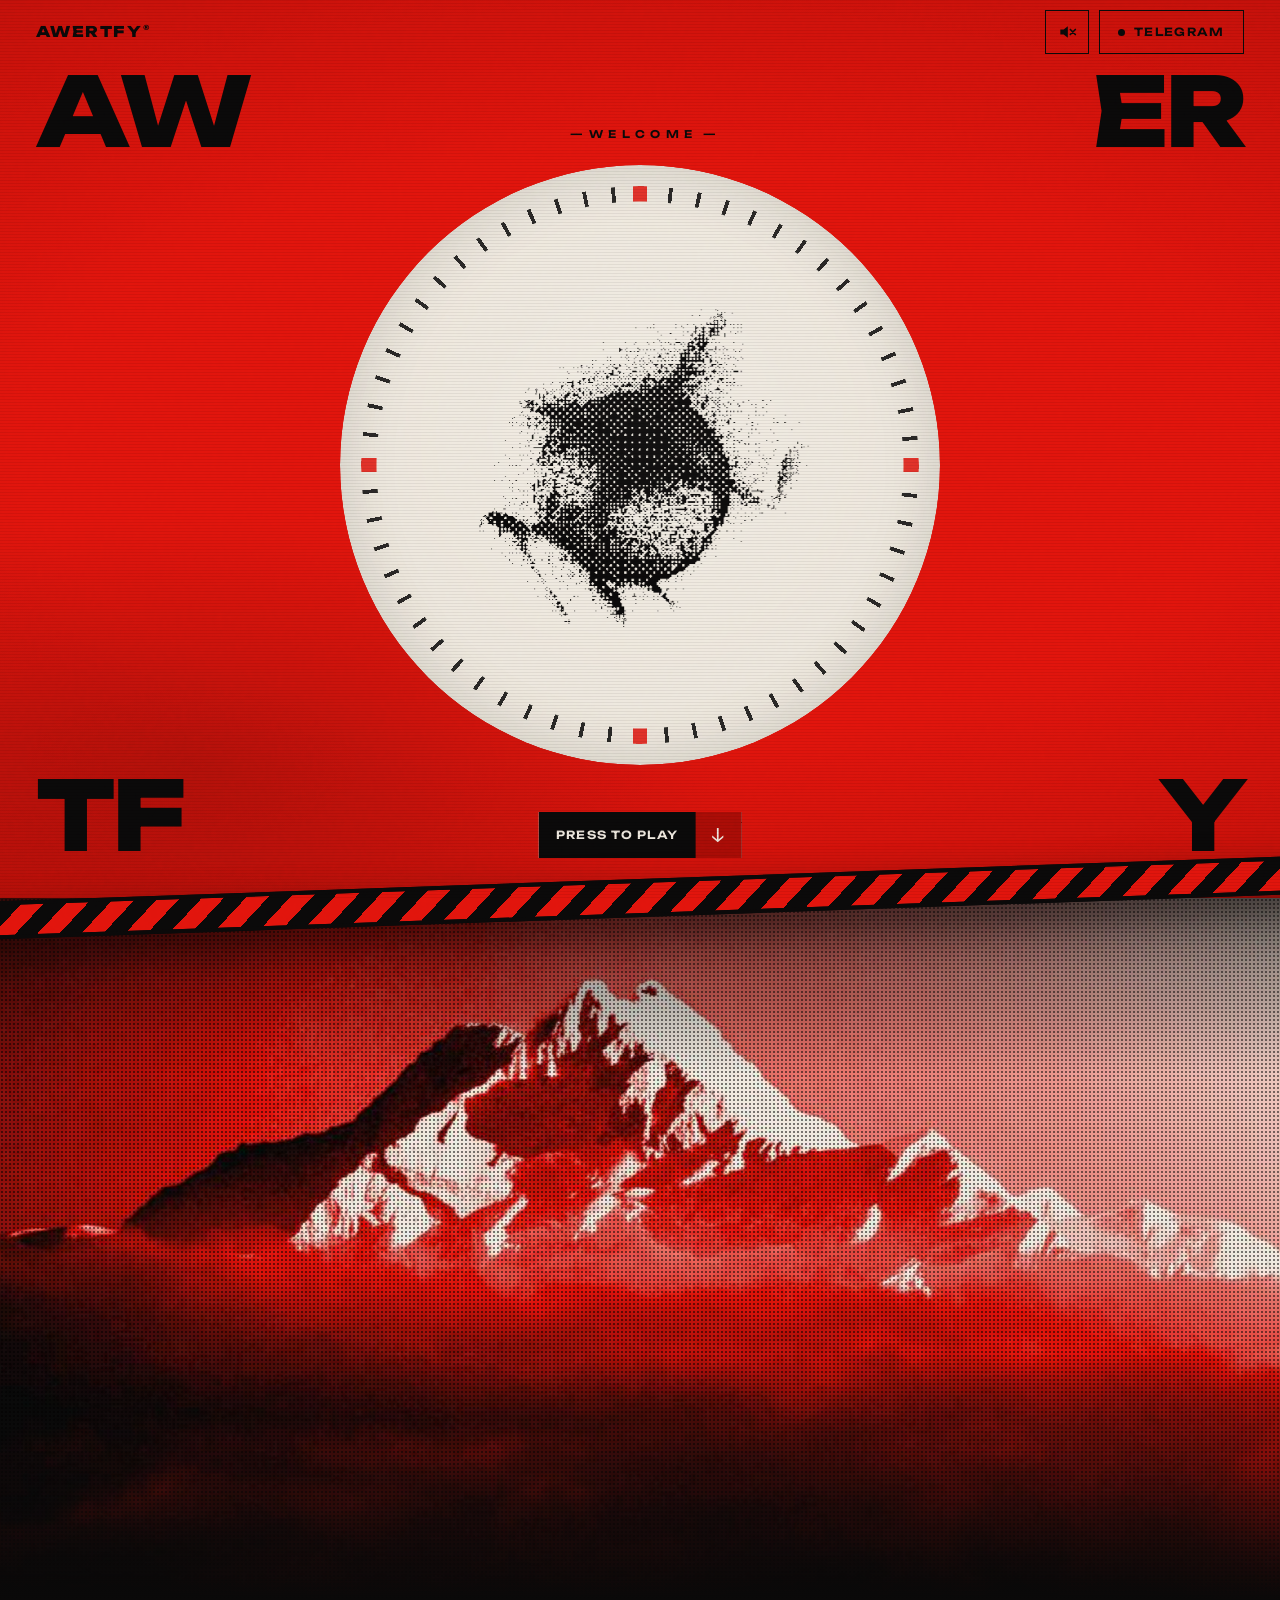
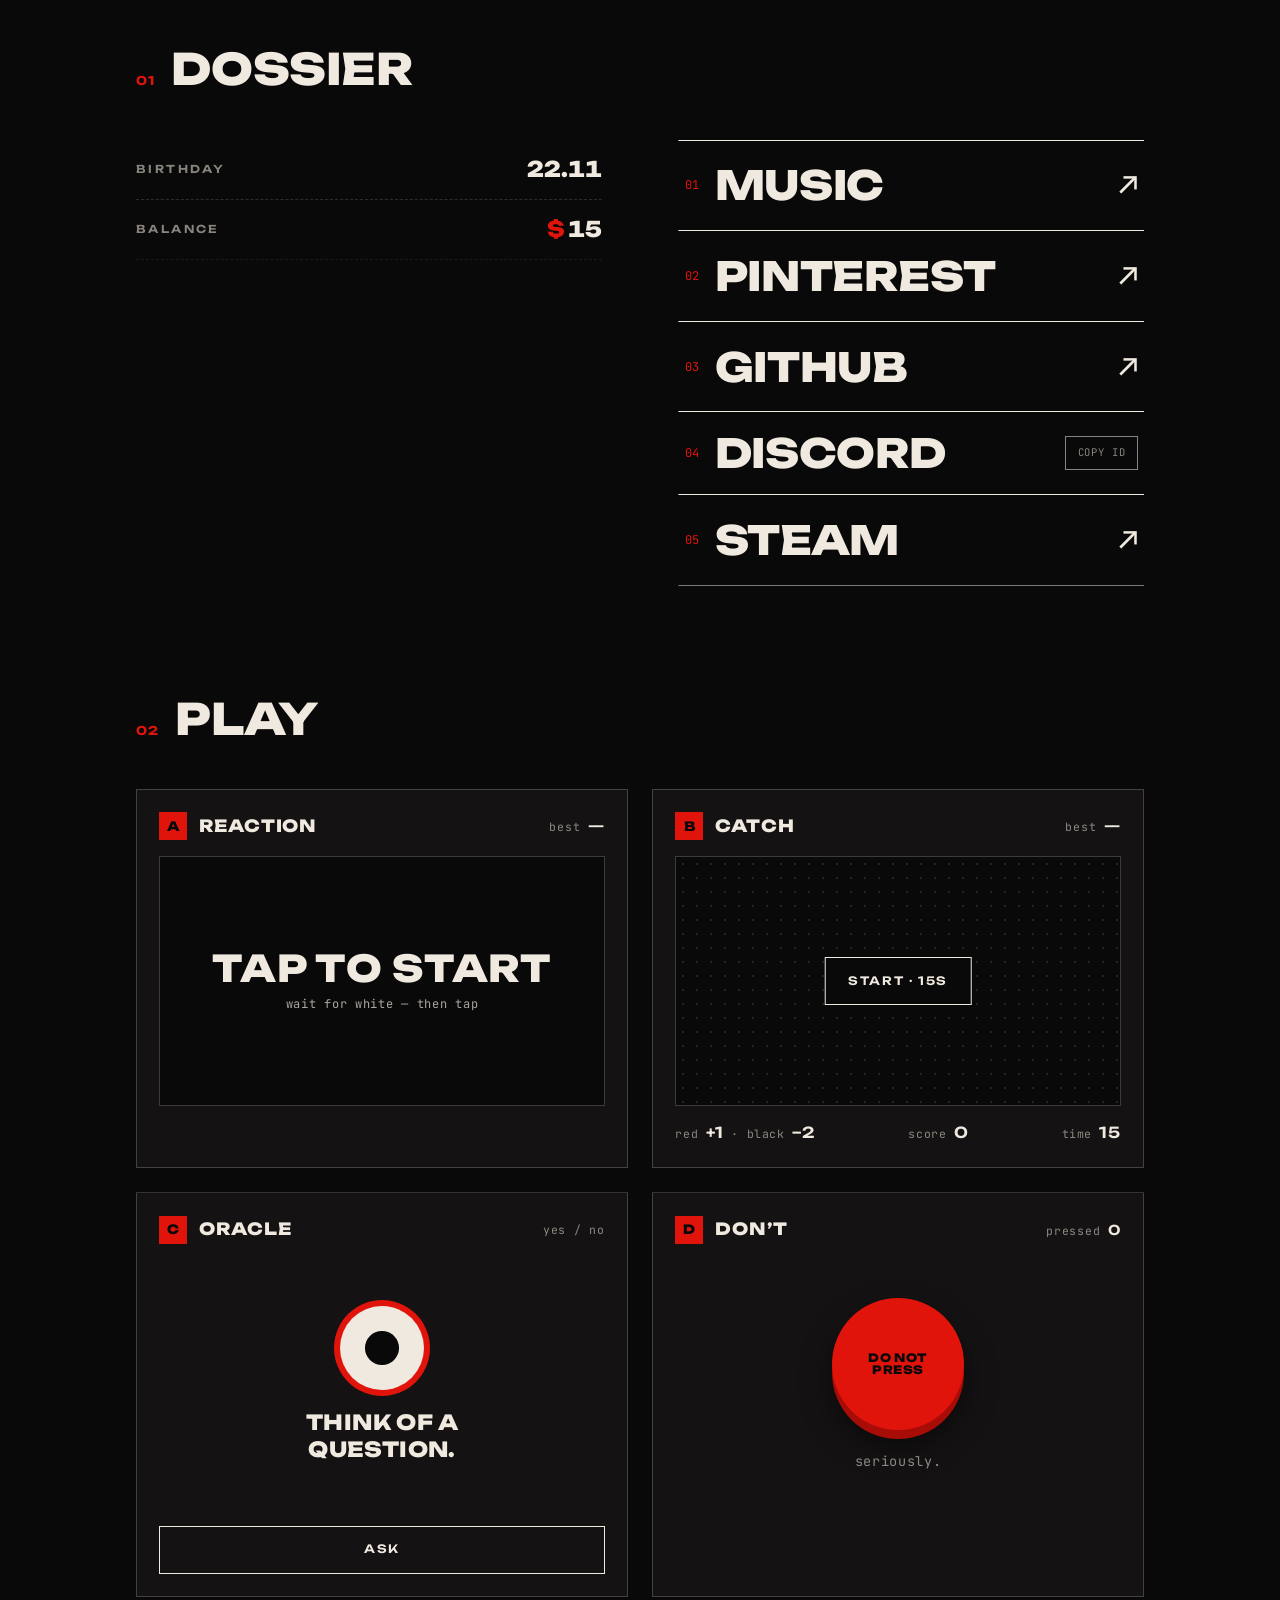
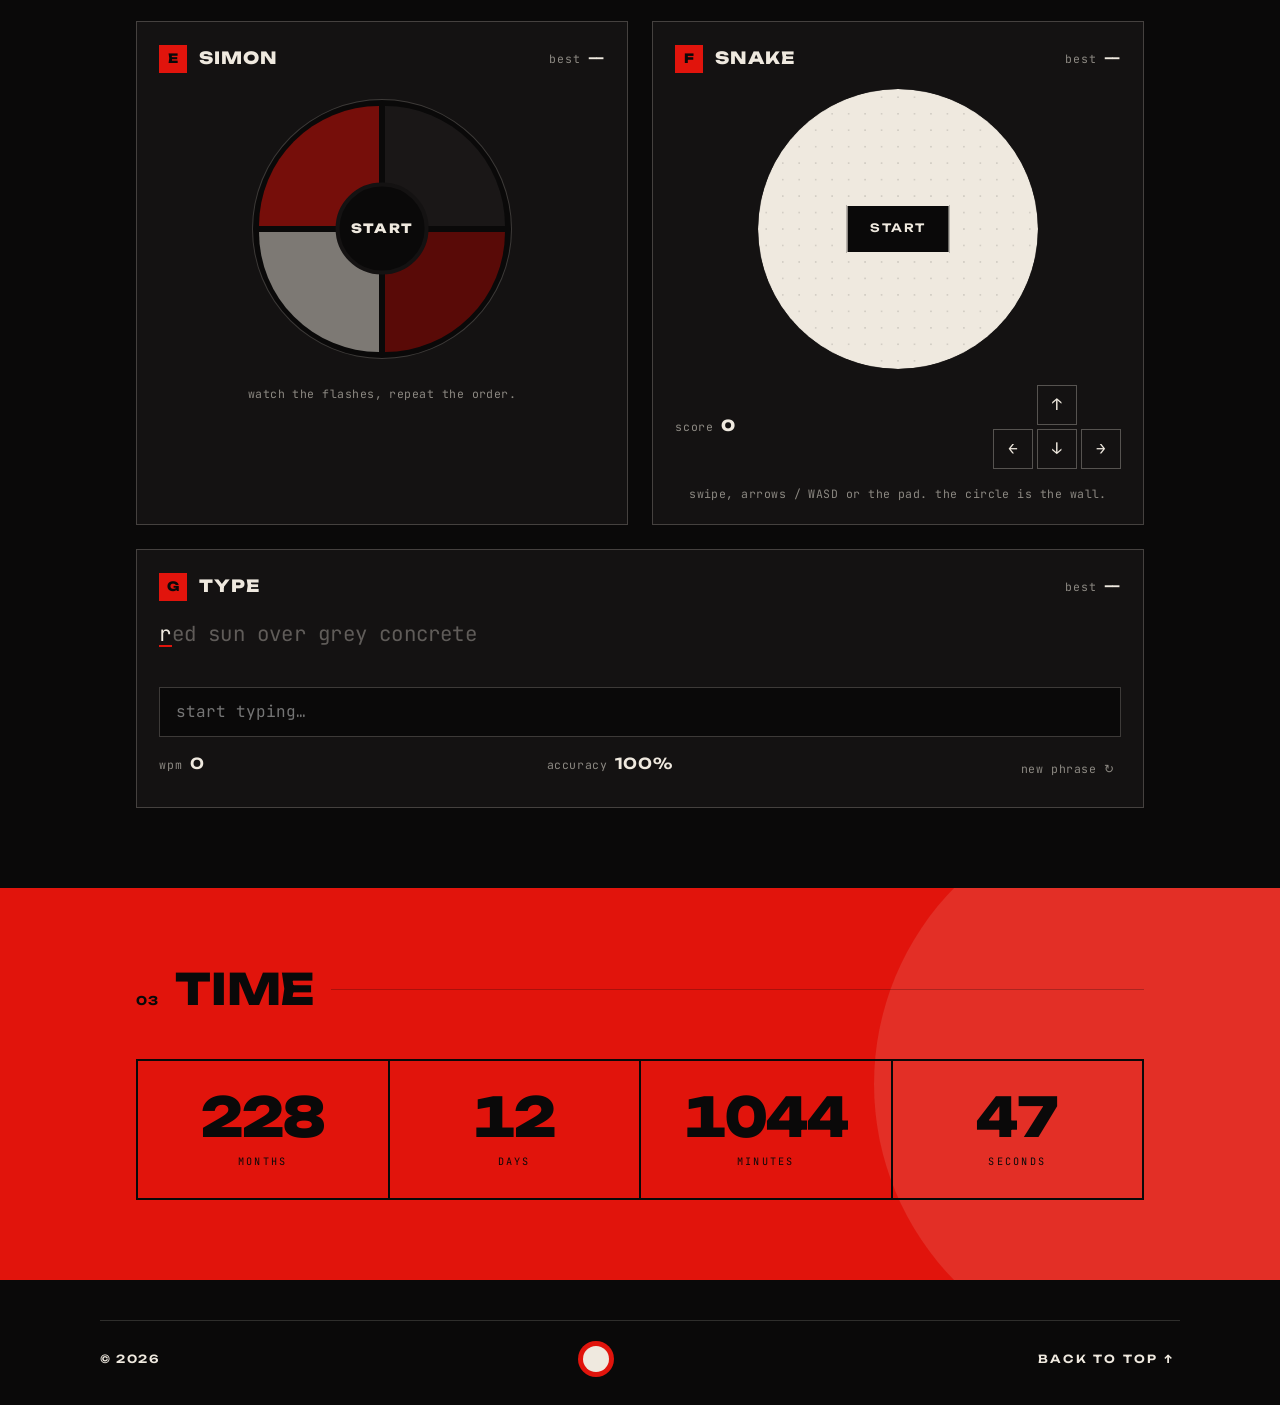
<file: index.html>
<!DOCTYPE html>
<html lang="en">
<head>
  <meta charset="UTF-8" />
  <meta name="viewport" content="width=device-width, initial-scale=1.0, viewport-fit=cover" />
  <meta name="theme-color" content="#e1140c" />
  <title>awertfy</title>
  <meta name="description" content="awertfy — links, music, games." />
  <meta property="og:type" content="website" />
  <meta property="og:site_name" content="awertfy" />
  <meta property="og:url" content="https://awertfy.ru/" />
  <meta property="og:title" content="awertfy" />
  <meta property="og:description" content="links · music · games" />
  <meta property="og:image" content="https://awertfy.ru/og.jpg" />
  <meta property="og:image:width" content="1200" />
  <meta property="og:image:height" content="630" />
  <meta name="twitter:card" content="summary_large_image" />
  <meta name="twitter:title" content="awertfy" />
  <meta name="twitter:image" content="https://awertfy.ru/og.jpg" />
  <link rel="icon" type="image/svg+xml" href="data:image/svg+xml,%3Csvg xmlns='http://www.w3.org/2000/svg' viewBox='0 0 32 32'%3E%3Crect width='32' height='32' fill='%23e1140c'/%3E%3Ccircle cx='16' cy='16' r='11.5' fill='%23efe9df'/%3E%3Ccircle cx='16' cy='16' r='5.5' fill='%230a0909'/%3E%3C/svg%3E" />
  <link rel="apple-touch-icon" href="assets/apple-touch-icon.png" />
  <link rel="preconnect" href="https://fonts.googleapis.com" />
  <link rel="preconnect" href="https://fonts.gstatic.com" crossorigin />
  <link href="https://fonts.googleapis.com/css2?family=Unbounded:wght@400;600;800&family=JetBrains+Mono:wght@400;600&display=swap" rel="stylesheet" />
  <style>
/* =========================================================
   awertfy — «Партизан» edition
   красный / чёрный / кость · трафарет · бетон · зерно
   ========================================================= */

*,
*::before,
*::after {
  box-sizing: border-box;
}

:root {
  --red: #e1140c;
  --red-deep: #a80c06;
  --black: #0a0909;
  --ink: #141212;
  --bone: #efe9df;
  --bone-dim: rgba(239, 233, 223, 0.55);
  --line: rgba(239, 233, 223, 0.16);
  --max: 1080px;
  --slav: "Ruslan Display", "Oswald", serif;
  --cond: "Oswald", "Arial Narrow", sans-serif;
  --mono: "PT Mono", ui-monospace, monospace;
  --pad: clamp(1.1rem, 4vw, 2.25rem);
  --top-h: 64px;
  --ease: cubic-bezier(0.22, 1, 0.36, 1);
  --ease-in-out: cubic-bezier(0.76, 0, 0.24, 1);
  --safe-t: env(safe-area-inset-top, 0px);
  --safe-b: env(safe-area-inset-bottom, 0px);
}

html {
  overflow-x: hidden;
  overflow-x: clip;
  scroll-behavior: auto;
  background: var(--black);
  -webkit-text-size-adjust: 100%;
}

body {
  margin: 0;
  min-height: 100vh;
  background: var(--black);
  color: var(--bone);
  font-family: var(--mono);
  font-size: clamp(0.92rem, 1.6vw, 1rem);
  line-height: 1.5;
  -webkit-font-smoothing: antialiased;
  overflow-x: hidden;
  overflow-x: clip;
  -webkit-tap-highlight-color: transparent;
}

body.is-loading {
  overflow: hidden;
}

::selection {
  background: var(--red);
  color: var(--black);
}

a {
  color: inherit;
  text-decoration: none;
}

img {
  display: block;
  max-width: 100%;
}

button {
  font: inherit;
  color: inherit;
  background: none;
  border: 0;
  cursor: pointer;
}

:focus-visible {
  outline: 2px solid var(--bone);
  outline-offset: 3px;
}

.muted {
  color: var(--bone-dim);
}

.visually-hidden {
  position: absolute;
  width: 1px;
  height: 1px;
  padding: 0;
  margin: -1px;
  overflow: hidden;
  clip: rect(0, 0, 0, 0);
  white-space: nowrap;
  border: 0;
}

/* ---------- оверлеи: зерно, строки, прогресс ---------- */

.grain {
  pointer-events: none;
  position: fixed;
  inset: -10%;
  z-index: 60;
  opacity: 0.16;
  mix-blend-mode: overlay;
  background-image: url("data:image/svg+xml,%3Csvg viewBox='0 0 200 200' xmlns='http://www.w3.org/2000/svg'%3E%3Cfilter id='n'%3E%3CfeTurbulence type='fractalNoise' baseFrequency='0.9' numOctaves='3' stitchTiles='stitch'/%3E%3C/filter%3E%3Crect width='100%25' height='100%25' filter='url(%23n)' opacity='0.7'/%3E%3C/svg%3E");
  animation: grain-shift 0.9s steps(4) infinite;
}

@keyframes grain-shift {
  0% { transform: translate(0, 0); }
  25% { transform: translate(-2%, 1%); }
  50% { transform: translate(1%, -2%); }
  75% { transform: translate(-1%, -1%); }
  100% { transform: translate(0, 0); }
}

.scanlines {
  pointer-events: none;
  position: fixed;
  inset: 0;
  z-index: 59;
  opacity: 0.07;
  background: repeating-linear-gradient(
    to bottom,
    rgba(0, 0, 0, 0.9) 0,
    rgba(0, 0, 0, 0.9) 1px,
    transparent 1px,
    transparent 3px
  );
}

.progress {
  position: fixed;
  top: 0;
  left: 0;
  z-index: 70;
  height: 3px;
  width: 100%;
  background: var(--bone);
  transform-origin: 0 50%;
  transform: scaleX(0);
  mix-blend-mode: difference;
}

/* ---------- курсор (только мышь) ---------- */

.cursor {
  display: none;
}

@media (hover: hover) and (pointer: fine) {
  .cursor {
    display: block;
    position: fixed;
    top: 0;
    left: 0;
    z-index: 80;
    width: 38px;
    height: 38px;
    margin: -19px 0 0 -19px;
    border: 1.5px solid var(--bone);
    border-radius: 50%;
    pointer-events: none;
    mix-blend-mode: difference;
    transition: width 0.35s var(--ease), height 0.35s var(--ease), margin 0.35s var(--ease),
      background 0.35s var(--ease), opacity 0.3s;
    opacity: 0;
  }

  .cursor span {
    position: absolute;
    top: 50%;
    left: 50%;
    width: 5px;
    height: 5px;
    margin: -2.5px 0 0 -2.5px;
    border-radius: 50%;
    background: var(--bone);
  }

  .cursor.is-visible { opacity: 1; }

  .cursor.is-hover {
    width: 76px;
    height: 76px;
    margin: -38px 0 0 -38px;
    background: var(--bone);
  }

  .cursor.is-down {
    width: 26px;
    height: 26px;
    margin: -13px 0 0 -13px;
  }
}

/* ---------- прелоадер ---------- */

.loader {
  position: fixed;
  inset: 0;
  z-index: 100;
  display: grid;
  place-items: center;
  background: var(--red);
  color: var(--black);
  clip-path: inset(0 0 0 0);
  transition: clip-path 1s var(--ease-in-out);
  animation: loader-failsafe 0s 5s forwards;
}

.loader.is-done {
  clip-path: inset(0 0 100% 0);
  pointer-events: none;
}

@keyframes loader-failsafe {
  to { visibility: hidden; }
}

.loader-sun {
  position: absolute;
  width: min(46vmin, 320px);
  aspect-ratio: 1;
  border-radius: 50%;
  background: var(--bone);
  transform: scale(0);
  animation: loader-sun 1.1s var(--ease) 0.1s forwards;
}

@keyframes loader-sun {
  to { transform: scale(1); }
}

.loader-word {
  position: relative;
  display: flex;
  gap: 0.02em;
  font-family: var(--slav);
  font-size: clamp(1.8rem, 7vw, 3.6rem);
  line-height: 1;
}

.loader-word span {
  display: inline-block;
  opacity: 0;
  transform: translateY(60%) scale(1.6);
  animation: stamp 0.5s var(--ease) forwards;
}

.loader-word span:nth-child(1) { animation-delay: 0.35s; }
.loader-word span:nth-child(2) { animation-delay: 0.42s; }
.loader-word span:nth-child(3) { animation-delay: 0.49s; }
.loader-word span:nth-child(4) { animation-delay: 0.56s; }
.loader-word span:nth-child(5) { animation-delay: 0.63s; }
.loader-word span:nth-child(6) { animation-delay: 0.70s; }
.loader-word span:nth-child(7) { animation-delay: 0.77s; }
.loader-word span:nth-child(8) { animation-delay: 0.84s; }

@keyframes stamp {
  60% { opacity: 1; transform: translateY(0) scale(0.92); }
  100% { opacity: 1; transform: translateY(0) scale(1); }
}

.loader-count {
  position: absolute;
  right: var(--pad);
  bottom: calc(var(--pad) + var(--safe-b));
  font-family: var(--cond);
  font-weight: 700;
  font-size: clamp(3rem, 14vw, 9rem);
  line-height: 0.8;
  font-variant-numeric: tabular-nums;
}

.loader-shutter { display: none; }

/* ---------- топбар ---------- */

.topbar {
  position: fixed;
  top: 0;
  left: 0;
  right: 0;
  z-index: 50;
  display: flex;
  align-items: center;
  justify-content: space-between;
  gap: 1rem;
  height: calc(var(--top-h) + var(--safe-t));
  padding: var(--safe-t) var(--pad) 0;
  color: var(--black);
  transition: background 0.4s var(--ease), color 0.4s var(--ease), transform 0.5s var(--ease),
    height 0.4s var(--ease);
}

.topbar.is-scrolled {
  background: rgba(10, 9, 9, 0.88);
  color: var(--bone);
  -webkit-backdrop-filter: blur(8px);
  backdrop-filter: blur(8px);
  --top-h: 56px;
}

.topbar.is-hidden {
  transform: translateY(-100%);
}

.logo {
  font-family: var(--cond);
  font-weight: 700;
  font-size: 1.05rem;
  letter-spacing: 0.22em;
  text-transform: uppercase;
  padding: 0.6rem 0;
}

.logo span {
  font-size: 0.55em;
  vertical-align: super;
  margin-left: 0.1em;
  letter-spacing: 0;
}

.top-cta {
  display: inline-flex;
  align-items: center;
  gap: 0.55rem;
  min-height: 44px;
  padding: 0 1.15rem;
  border: 1.5px solid currentColor;
  font-family: var(--cond);
  font-weight: 600;
  font-size: 0.82rem;
  letter-spacing: 0.18em;
  text-transform: uppercase;
  position: relative;
  overflow: hidden;
  isolation: isolate;
  transition: color 0.35s var(--ease);
}

.top-cta::before {
  content: "";
  position: absolute;
  inset: 0;
  z-index: -1;
  background: currentColor;
  transform: translateY(101%);
  transition: transform 0.45s var(--ease);
}

.top-cta-dot {
  width: 7px;
  height: 7px;
  border-radius: 50%;
  background: currentColor;
  animation: pulse 1.6s ease-in-out infinite;
}

@keyframes pulse {
  0%, 100% { transform: scale(1); opacity: 1; }
  50% { transform: scale(0.5); opacity: 0.4; }
}

@media (hover: hover) {
  .top-cta:hover { color: var(--red); }
  .topbar.is-scrolled .top-cta:hover { color: var(--black); }
  .top-cta:hover::before { transform: translateY(0); }
  .top-cta:hover .top-cta-dot { background: var(--red); }
  .topbar:not(.is-scrolled) .top-cta:hover::before { background: var(--black); }
  .topbar.is-scrolled .top-cta:hover::before { background: var(--bone); }
}

/* ---------- HERO ---------- */

.hero {
  --sun: min(68vmin, 600px);
  position: relative;
  min-height: 100vh;
  min-height: 100svh;
  padding: calc(var(--top-h) + var(--safe-t) + 1rem) var(--pad) calc(5.5rem + var(--safe-b));
  display: flex;
  flex-direction: column;
  align-items: center;
  justify-content: center;
  text-align: center;
  background: var(--red);
  color: var(--black);
  overflow: hidden;
  isolation: isolate;
}

/* лёгкие тени на красном поле — как на печати */
.hero::before {
  content: "";
  position: absolute;
  inset: 0;
  z-index: -1;
  background:
    radial-gradient(120% 80% at 50% 50%, transparent 40%, rgba(80, 0, 0, 0.35) 100%),
    radial-gradient(60% 40% at 15% 85%, rgba(0, 0, 0, 0.18), transparent 70%);
}

.hero-corners {
  position: absolute;
  inset: calc(var(--top-h) + var(--safe-t) + 0.25rem) var(--pad) calc(1rem + var(--safe-b));
  pointer-events: none;
  z-index: 1;
}

.corner {
  position: absolute;
  font-family: var(--slav);
  font-size: clamp(3rem, 9vw, 7.5rem);
  line-height: 0.9;
  color: var(--black);
  opacity: 0;
  transform: scale(2.2) rotate(-6deg);
  transform-origin: center;
}

.corner--tl { top: 0; left: 0; }
.corner--tr { top: 0; right: 0; }
.corner--bl { bottom: 0; left: 0; }
.corner--br { bottom: 0; right: 0; }

.is-ready .corner {
  animation: corner-stamp 0.7s var(--ease) forwards;
}

.is-ready .corner--tl { animation-delay: 0.15s; }
.is-ready .corner--tr { animation-delay: 0.3s; }
.is-ready .corner--bl { animation-delay: 0.45s; }
.is-ready .corner--br { animation-delay: 0.6s; }

@keyframes corner-stamp {
  0% { opacity: 0; transform: scale(2.2) rotate(-6deg); filter: blur(6px); }
  55% { opacity: 1; transform: scale(0.94) rotate(0.5deg); filter: blur(0); }
  100% { opacity: 1; transform: scale(1) rotate(0); filter: blur(0); }
}

/* глитч букв: два «сдвинутых оттиска» */
.corner::before,
.corner::after {
  content: attr(data-glitch);
  position: absolute;
  inset: 0;
  opacity: 0;
}

.corner::before { color: var(--bone); }
.corner::after { color: var(--red-deep); }

.is-ready .corner::before { animation: glitch-a 7s steps(1) 2s infinite; }
.is-ready .corner::after { animation: glitch-b 7s steps(1) 2s infinite; }
.is-ready .corner--tr::before, .is-ready .corner--tr::after { animation-delay: 3.7s; }
.is-ready .corner--bl::before, .is-ready .corner--bl::after { animation-delay: 5.1s; }
.is-ready .corner--br::before, .is-ready .corner--br::after { animation-delay: 2.9s; }

@keyframes glitch-a {
  0%, 93%, 100% { opacity: 0; transform: none; clip-path: none; }
  94% { opacity: 0.9; transform: translate(-4px, 1px); clip-path: inset(10% 0 55% 0); }
  96% { opacity: 0.9; transform: translate(5px, -2px); clip-path: inset(60% 0 8% 0); }
  98% { opacity: 0.9; transform: translate(-2px, 0); clip-path: inset(35% 0 35% 0); }
}

@keyframes glitch-b {
  0%, 93%, 100% { opacity: 0; transform: none; clip-path: none; }
  95% { opacity: 1; transform: translate(4px, 2px); clip-path: inset(45% 0 20% 0); }
  97% { opacity: 1; transform: translate(-5px, -1px); clip-path: inset(5% 0 70% 0); }
}

.hero-copy {
  position: relative;
  z-index: 2;
}

.eyebrow {
  margin: 0 0 clamp(0.9rem, 2.5vh, 1.6rem);
  font-family: var(--cond);
  font-weight: 600;
  font-size: 0.8rem;
  letter-spacing: 0.6em;
  text-transform: uppercase;
  padding-left: 0.6em;
}

.eyebrow::before,
.eyebrow::after {
  content: "—";
  margin: 0 0.6em;
  letter-spacing: 0;
}

/* солнце / круг */

.sun-wrap {
  position: relative;
  z-index: 2;
  margin: 0;
  width: var(--sun);
  aspect-ratio: 1;
  transform: translate3d(var(--px, 0px), var(--py, 0px), 0) scale(var(--ss, 1)) rotate(var(--sr, 0deg));
  will-change: transform;
}

.sun {
  position: relative;
  width: 100%;
  height: 100%;
  border-radius: 50%;
  background: var(--bone);
  overflow: hidden;
  clip-path: circle(0% at 50% 50%);
  box-shadow: inset 0 0 60px rgba(0, 0, 0, 0.12);
}

.is-ready .sun {
  animation: sun-open 1.3s var(--ease-in-out) 0.05s forwards;
}

@keyframes sun-open {
  to { clip-path: circle(50% at 50% 50%); }
}

.sun-ring {
  position: absolute;
  inset: 0;
  width: 100%;
  height: 100%;
  animation: spin 46s linear infinite;
}

.sun-ring text {
  font-family: var(--cond);
  font-weight: 600;
  font-size: 14px;
  letter-spacing: 0.1em;
  text-transform: uppercase;
  fill: var(--black);
}

@keyframes spin {
  to { transform: rotate(360deg); }
}

.sun-img,
.sun-ghost {
  position: absolute;
  top: 50%;
  left: 50%;
  width: 66%;
  aspect-ratio: 485 / 489;
  translate: -50% -50%;
}

.sun-img {
  height: auto;
  transform: scale(1.25) rotate(-8deg);
  opacity: 0;
}

.is-ready .sun-img {
  animation: img-in 1.4s var(--ease) 0.6s forwards, float 7s ease-in-out 2s infinite;
}

@keyframes img-in {
  to { transform: scale(1) rotate(0); opacity: 1; }
}

@keyframes float {
  0%, 100% { transform: translateY(0) rotate(0); }
  50% { transform: translateY(-2.5%) rotate(1.5deg); }
}

.sun-ghost {
  background: var(--red);
  -webkit-mask: url("[data-uri]") center / contain no-repeat;
  mask: url("[data-uri]") center / contain no-repeat;
  opacity: 0;
  mix-blend-mode: multiply;
}

.is-ready .sun-ghost {
  animation: ghost 5.5s steps(1) 2.4s infinite;
}

@keyframes ghost {
  0%, 86%, 100% { opacity: 0; transform: none; clip-path: none; }
  87% { opacity: 1; transform: translate(-6px, 2px); clip-path: inset(18% 0 52% 0); }
  89% { opacity: 1; transform: translate(7px, -3px); clip-path: inset(55% 0 12% 0); }
  91% { opacity: 1; transform: translate(-3px, 0); clip-path: inset(32% 0 40% 0); }
  93% { opacity: 0.85; transform: translate(4px, 1px); clip-path: none; }
}

.sun-shine {
  position: absolute;
  inset: 0;
  border-radius: 50%;
  pointer-events: none;
  background: radial-gradient(
    circle at var(--mx, 35%) var(--my, 30%),
    rgba(255, 255, 255, 0.35),
    transparent 38%,
    rgba(0, 0, 0, 0.14) 100%
  );
  mix-blend-mode: soft-light;
}

.lede {
  position: relative;
  z-index: 2;
  margin: clamp(1rem, 3vh, 1.8rem) auto 0;
  max-width: 24rem;
  font-family: var(--mono);
  font-size: clamp(0.88rem, 1.8vw, 1rem);
  line-height: 1.55;
  text-wrap: balance;
}

.create-chip {
  position: absolute;
  left: 50%;
  bottom: calc(2.6rem + var(--safe-b));
  z-index: 3;
  display: inline-flex;
  align-items: stretch;
  max-width: calc(100% - 2 * var(--pad) - 8rem);
  translate: -50% 0;
  background: var(--black);
  color: var(--bone);
  overflow: hidden;
  isolation: isolate;
}

.create-chip::before {
  content: "";
  position: absolute;
  inset: 0;
  z-index: -1;
  background: var(--bone);
  transform: scaleX(0);
  transform-origin: 0 50%;
  transition: transform 0.5s var(--ease);
}

.create-text {
  display: flex;
  align-items: center;
  min-height: 46px;
  padding: 0 1.1rem;
  font-family: var(--cond);
  font-weight: 600;
  font-size: 0.82rem;
  letter-spacing: 0.14em;
  text-transform: uppercase;
  white-space: nowrap;
  overflow: hidden;
  text-overflow: ellipsis;
  transition: color 0.4s var(--ease);
}

.create-mark {
  flex-shrink: 0;
  display: grid;
  place-items: center;
  width: 46px;
  background: var(--red-deep);
  color: var(--bone);
  font-size: 1.1rem;
  transition: background 0.4s var(--ease), transform 0.4s var(--ease);
}

@media (hover: hover) {
  .create-chip:hover::before { transform: scaleX(1); }
  .create-chip:hover .create-text { color: var(--black); }
  .create-chip:hover .create-mark { background: var(--black); }
}

.create-chip:active .create-mark { transform: rotate(45deg); }

.scroll-hint {
  position: absolute;
  left: 50%;
  bottom: calc(0.35rem + var(--safe-b));
  width: 1px;
  height: 0.8rem;
  background: rgba(10, 9, 9, 0.3);
  overflow: hidden;
  display: none;
}

/* появление элементов героя */

.reveal-up {
  opacity: 0;
  transform: translateY(24px);
}

.is-ready .reveal-up {
  animation: rise 1s var(--ease) forwards;
}

.is-ready .eyebrow.reveal-up { animation-delay: 0.5s; }
.is-ready .lede.reveal-up { animation-delay: 0.85s; }
.is-ready .create-chip.reveal-up { animation-delay: 1.05s; }

@keyframes rise {
  to { opacity: 1; transform: translateY(0); }
}

/* ---------- бегущая строка ---------- */

.marquee {
  position: relative;
  z-index: 4;
  margin: -1.6rem -2vw 0;
  padding: 0.85rem 0;
  background: var(--black);
  color: var(--bone);
  border-top: 2px solid var(--black);
  border-bottom: 2px solid var(--red);
  transform: rotate(-2deg);
  overflow: hidden;
  box-shadow: 0 18px 40px rgba(0, 0, 0, 0.45);
}

.marquee-track {
  display: flex;
  width: max-content;
  align-items: center;
  gap: 1.4rem;
  animation: marquee 26s linear infinite;
  animation-duration: var(--mq-dur, 26s);
}

.marquee span {
  font-family: var(--cond);
  font-weight: 700;
  font-size: clamp(1.4rem, 4.2vw, 2.6rem);
  line-height: 1;
  letter-spacing: 0.04em;
  text-transform: uppercase;
  white-space: nowrap;
}

.marquee span:nth-of-type(even) {
  color: transparent;
  -webkit-text-stroke: 1.2px var(--bone);
}

.marquee i {
  font-style: normal;
  color: var(--red);
  font-size: clamp(1rem, 2.6vw, 1.6rem);
  padding-right: 1.4rem;
}

@keyframes marquee {
  to { transform: translateX(-50%); }
}

/* ---------- постер с бетоном/горой ---------- */

.poster {
  position: relative;
  height: clamp(340px, 78vh, 760px);
  margin-top: -1.2rem;
  overflow: hidden;
  background: var(--black);
  isolation: isolate;
}

.poster-img {
  position: absolute;
  inset: -12% 0;
  background: url("[data-uri]") center / cover no-repeat;
  transform: translate3d(0, var(--poster-y, 0px), 0) scale(1.08);
  will-change: transform;
}

.poster::after {
  content: "";
  position: absolute;
  inset: 0;
  background:
    linear-gradient(to bottom, rgba(10, 9, 9, 0.6), transparent 25%, transparent 65%, var(--black)),
    radial-gradient(rgba(0, 0, 0, 0.5) 1px, transparent 1.4px) 0 0 / 4px 4px;
  pointer-events: none;
}

.poster-word {
  position: absolute;
  left: 0;
  bottom: 9%;
  z-index: 2;
  font-family: var(--cond);
  font-weight: 700;
  font-size: clamp(5rem, 24vw, 22rem);
  line-height: 0.8;
  letter-spacing: -0.02em;
  text-transform: uppercase;
  white-space: nowrap;
  color: transparent;
  -webkit-text-stroke: 2px var(--bone);
  transform: translate3d(var(--word-x, 0px), 0, 0);
  will-change: transform;
  text-shadow: 0 0 40px rgba(0, 0, 0, 0.35);
}

.poster-tag {
  position: absolute;
  top: clamp(4.5rem, 9vw, 5.5rem);
  right: var(--pad);
  z-index: 2;
  padding: 0.45rem 0.75rem;
  background: var(--black);
  color: var(--bone);
  font-family: var(--mono);
  font-size: 0.72rem;
  letter-spacing: 0.08em;
  border-left: 3px solid var(--red);
}

/* ---------- основная часть ---------- */

.page {
  position: relative;
  max-width: var(--max);
  margin: 0 auto;
  padding: 0 var(--pad);
}

.section-head {
  display: flex;
  align-items: baseline;
  gap: 1rem;
  margin-bottom: clamp(1.75rem, 4vw, 3rem);
}

.section-num {
  font-family: var(--cond);
  font-weight: 700;
  font-size: 0.85rem;
  letter-spacing: 0.1em;
  color: var(--red);
}

.section-title {
  font-family: var(--cond);
  font-weight: 700;
  font-size: clamp(2rem, 6vw, 3.6rem);
  line-height: 1;
  letter-spacing: 0.04em;
  text-transform: uppercase;
}

.section-head--dark .section-num { color: var(--black); }

.section-line {
  flex: 1;
  height: 1.5px;
  align-self: center;
  background: currentColor;
  opacity: 0.25;
  transform: scaleX(0);
  transform-origin: 0 50%;
  transition: transform 1.4s var(--ease) 0.3s;
}

.in .section-line,
.section-head.in .section-head--dark .section-num { color: var(--black); }

.section-line {
  transform: scaleX(1);
}

.bio {
  padding: clamp(1.5rem, 5vw, 3rem) 0 clamp(3rem, 8vw, 5rem);
}

.bio-grid {
  display: grid;
  grid-template-columns: 1fr 1fr;
  gap: clamp(2.5rem, 6vw, 5rem);
  align-items: start;
}

.row {
  display: flex;
  align-items: baseline;
  justify-content: space-between;
  gap: 1rem;
  margin: 0;
  padding: 0.9rem 0;
  border-bottom: 1px dashed var(--line);
  font-size: 0.9rem;
  letter-spacing: 0.04em;
}

.row b {
  font-family: var(--cond);
  font-weight: 600;
  font-size: 1.35rem;
  letter-spacing: 0.04em;
}

.quote-block {
  position: relative;
  margin: 2rem 0 0;
  min-height: 7.5rem;
  padding-left: 2.6rem;
  font-family: var(--mono);
  font-size: clamp(0.95rem, 1.8vw, 1.08rem);
  line-height: 1.6;
}

.quote-mark {
  position: absolute;
  left: 0;
  top: -0.35rem;
  font-family: var(--slav);
  font-size: 2.8rem;
  line-height: 1;
  color: var(--red);
}

.quote-author {
  display: inline-block;
  margin-top: 0.6rem;
  font-family: var(--cond);
  font-weight: 600;
  font-size: 0.8rem;
  letter-spacing: 0.2em;
  text-transform: uppercase;
  color: var(--red);
}

.quote-cursor {
  color: var(--red);
  animation: blink 0.9s step-end infinite;
}

.author-cursor { display: none; }
.author-cursor.active { display: inline; }

@keyframes blink {
  50% { opacity: 0; }
}

/* ссылки — большие плашки */

.bio-col.links {
  display: flex;
  flex-direction: column;
  border-bottom: 1.5px solid var(--bone);
}

.link-row {
  position: relative;
  display: grid;
  grid-template-columns: auto 1fr auto;
  align-items: center;
  gap: 1rem;
  padding: clamp(0.9rem, 2.2vw, 1.3rem) 0.4rem;
  border-top: 1.5px solid var(--bone);
  overflow: hidden;
  isolation: isolate;
  transition: color 0.45s var(--ease), padding 0.45s var(--ease);
}

.link-row::before {
  content: "";
  position: absolute;
  inset: 0;
  z-index: -1;
  background: var(--red);
  transform: scaleY(0);
  transform-origin: 50% 100%;
  transition: transform 0.5s var(--ease);
}

.link-idx {
  font-family: var(--mono);
  font-size: 0.75rem;
  color: var(--red);
  transition: color 0.45s var(--ease);
}

.link-name {
  font-family: var(--cond);
  font-weight: 700;
  font-size: clamp(2.1rem, 5.6vw, 3.8rem);
  line-height: 1;
  text-transform: uppercase;
  letter-spacing: 0.01em;
}

.link-arrow {
  font-size: clamp(1.4rem, 3vw, 2rem);
  transition: transform 0.5s var(--ease);
}

@media (hover: hover) {
  .link-row:hover { color: var(--black); padding-left: 1.2rem; padding-right: 1.2rem; }
  .link-row:hover::before { transform: scaleY(1); transform-origin: 50% 0; }
  .link-row:hover .link-idx { color: var(--black); }
  .link-row:hover .link-arrow { transform: rotate(45deg) scale(1.2); }
}

.link-row:active::before { transform: scaleY(1); }
.link-row:active { color: var(--black); }

/* ---------- счётчик ---------- */

.time {
  position: relative;
  margin-inline: calc(50% - 50vw);
  padding: clamp(3rem, 8vw, 5rem) max(var(--pad), calc(50vw - var(--max) / 2 + var(--pad)));
  background: var(--red);
  color: var(--black);
  overflow: hidden;
  isolation: isolate;
}

.time::before {
  content: "";
  position: absolute;
  right: -12vw;
  top: 50%;
  z-index: -1;
  width: min(60vw, 560px);
  aspect-ratio: 1;
  border-radius: 50%;
  background: var(--bone);
  opacity: 0.12;
  translate: 0 -50%;
  animation: drift 18s ease-in-out infinite;
}

@keyframes drift {
  50% { transform: translate(-6vw, 4vh) scale(1.08); }
}

.counter {
  display: grid;
  grid-template-columns: repeat(4, minmax(0, 1fr));
  border-top: 2px solid var(--black);
  border-left: 2px solid var(--black);
}

.counter-unit {
  position: relative;
  padding: clamp(1rem, 3vw, 1.8rem) 0.5rem;
  border-right: 2px solid var(--black);
  border-bottom: 2px solid var(--black);
  text-align: center;
  overflow: hidden;
  transition: background 0.4s var(--ease), color 0.4s var(--ease);
}

@media (hover: hover) {
  .counter-unit:hover { background: var(--black); color: var(--red); }
}

.counter-value {
  display: block;
  font-family: var(--cond);
  font-weight: 700;
  font-size: clamp(2.4rem, 8vw, 5.6rem);
  line-height: 1;
  font-variant-numeric: tabular-nums;
}

.counter-value.bump {
  animation: bump 0.45s var(--ease);
}

@keyframes bump {
  0% { transform: translateY(-35%); opacity: 0; filter: blur(3px); }
  100% { transform: translateY(0); opacity: 1; filter: blur(0); }
}

.counter-label {
  display: block;
  margin-top: 0.6rem;
  font-family: var(--mono);
  font-size: 0.7rem;
  letter-spacing: 0.22em;
  text-transform: uppercase;
}

/* баланс-барабан */

.balance-slot {
  display: inline-block;
  vertical-align: bottom;
  height: 1.25em;
  overflow: hidden;
  min-width: 2.4em;
  text-align: center;
  position: relative;
  top: 0.05em;
}

.balance-reel {
  display: flex;
  flex-direction: column;
  transform: translateY(0);
  transition: transform 0.55s cubic-bezier(0.22, 0.85, 0.3, 1);
}

.balance-reel.is-old {
  transform: translateY(-1.25em);
  transition: none;
}

.balance-num {
  display: block;
  height: 1.25em;
  line-height: 1.25em;
  font-variant-numeric: tabular-nums;
}

/* ---------- футер ---------- */

.footer {
  position: relative;
  padding: clamp(3rem, 8vw, 5rem) var(--pad) calc(1.5rem + var(--safe-b));
  background: var(--black);
  overflow: hidden;
}

.footer-word {
  font-family: var(--slav);
  font-size: clamp(3rem, 15.5vw, 15rem);
  line-height: 0.95;
  text-align: center;
  white-space: nowrap;
  color: var(--red);
  background: linear-gradient(100deg, var(--red) 40%, var(--bone) 50%, var(--red) 60%) 0 0 / 300% 100%;
  -webkit-background-clip: text;
  background-clip: text;
  -webkit-text-fill-color: transparent;
  animation: sheen 6s linear infinite;
}

@keyframes sheen {
  from { background-position: 100% 0; }
  to { background-position: -50% 0; }
}

.footer-row {
  display: flex;
  align-items: center;
  justify-content: space-between;
  gap: 1rem;
  max-width: var(--max);
  margin: clamp(1.5rem, 4vw, 2.5rem) auto 0;
  padding-top: 1rem;
  border-top: 1px solid var(--line);
  font-family: var(--cond);
  font-weight: 600;
  font-size: 0.8rem;
  letter-spacing: 0.2em;
  text-transform: uppercase;
}

.footer-logo,
.footer-top {
  min-height: 44px;
  display: inline-flex;
  align-items: center;
  transition: color 0.3s var(--ease);
}

.footer-top {
  font-family: var(--cond);
  font-weight: 600;
  letter-spacing: 0.2em;
  text-transform: uppercase;
}

@media (hover: hover) {
  .footer-logo:hover,
  .footer-top:hover { color: var(--red); }
}

.footer-sun {
  width: 26px;
  height: 26px;
  border-radius: 50%;
  background: var(--bone);
  box-shadow: 0 0 0 5px var(--red);
  animation: pulse 2.4s ease-in-out infinite;
}

/* ---------- появление при скролле ---------- */

.reveal {
  opacity: 0;
  transform: translateY(48px);
  clip-path: inset(0 0 18% 0);
  transition: opacity 1s var(--ease), transform 1.1s var(--ease), clip-path 1.2s var(--ease);
}

.reveal.in {
  opacity: 1;
  transform: none;
  clip-path: inset(0 0 0 0);
}

.bio-col.links.reveal { transition-delay: 0.15s; }

/* ---------- мобильная версия ---------- */

@media (max-width: 860px) {
  .bio-grid {
    grid-template-columns: 1fr;
  }
}

@media (max-width: 700px) {
  :root {
    --top-h: 58px;
  }

  .topbar.is-scrolled { --top-h: 52px; }

  .logo { font-size: 0.92rem; letter-spacing: 0.18em; }

  .top-cta {
    padding: 0 0.85rem;
    font-size: 0.74rem;
    letter-spacing: 0.14em;
  }

  .hero {
    --sun: min(84vw, 50svh);
    padding-bottom: calc(5.6rem + var(--safe-b));
  }

  .corner {
    font-size: clamp(2.4rem, 13vw, 3.6rem);
  }

  .hero-corners {
    inset: calc(var(--top-h) + var(--safe-t) + 0.1rem) calc(var(--pad) - 0.2rem) calc(0.6rem + var(--safe-b));
  }

  .eyebrow {
    font-size: 0.72rem;
    letter-spacing: 0.45em;
    margin-top: clamp(2.6rem, 9vh, 4rem);
  }

  .lede {
    max-width: 19rem;
    font-size: 0.88rem;
  }

  /* на телефоне кнопка в потоке, под текстом — не спорит с буквами */
  .create-chip {
    position: relative;
    left: auto;
    bottom: auto;
    translate: none;
    margin-top: 1.3rem;
    max-width: 100%;
  }

  .create-text {
    padding: 0 0.8rem;
    font-size: 0.7rem;
    letter-spacing: 0.08em;
  }

  .create-mark { width: 44px; }

  .sun-ring text { font-size: 16px; }

  .marquee {
    margin-top: -1rem;
    padding: 0.65rem 0;
  }

  .poster {
    height: clamp(300px, 58svh, 520px);
  }

  .poster-word {
    -webkit-text-stroke: 1.5px var(--bone);
    bottom: 12%;
  }

  .row { font-size: 0.85rem; }
  .row b { font-size: 1.2rem; }

  .quote-block {
    min-height: 9rem;
    padding-left: 2.1rem;
  }

  .quote-mark { font-size: 2.3rem; }

  .link-row { padding: 1rem 0.2rem; }

  .counter {
    grid-template-columns: repeat(2, minmax(0, 1fr));
  }

  .counter-value { font-size: clamp(2.6rem, 15vw, 4rem); }

  .footer-row { font-size: 0.72rem; letter-spacing: 0.14em; }
}

@media (max-width: 380px) {
  .create-text { font-size: 0.64rem; letter-spacing: 0.04em; }
  .top-cta-dot { display: none; }
}

/* низкие экраны в горизонтали */
@media (max-height: 520px) and (orientation: landscape) {
  .hero { --sun: 62vh; padding-bottom: 4.5rem; }
  .eyebrow { margin-top: 0; }
  .lede { display: none; }
}

/* ---------- меньше движения ---------- */

@media (prefers-reduced-motion: reduce) {
  *,
  *::before,
  *::after {
    animation-duration: 0.01ms !important;
    animation-iteration-count: 1 !important;
    animation-delay: 0s !important;
    transition-duration: 0.01ms !important;
  }

  .grain,
  .sun-ghost,
  .corner::before,
  .corner::after {
    animation: none !important;
    opacity: 0;
  }

  .grain { opacity: 0.12; }

  .reveal { opacity: 1; transform: none; clip-path: none; }
  .sun-wrap { transform: none !important; }
}

/* =========================================================
   v20: шкала на круге, лента, мини-игры, штампы
   ========================================================= */

/* шкала вместо текста по кругу */
.sun-dial {
  position: absolute;
  inset: 3.5%;
  border-radius: 50%;
  background: repeating-conic-gradient(from 0deg, var(--black) 0deg 0.8deg, transparent 0.8deg 6deg);
  -webkit-mask: radial-gradient(circle closest-side, transparent 0 calc(100% - 16px), #000 calc(100% - 15px) 100%, transparent 100%);
  mask: radial-gradient(circle closest-side, transparent 0 calc(100% - 16px), #000 calc(100% - 15px) 100%, transparent 100%);
  opacity: 0.85;
  animation: spin 70s linear infinite;
}

.sun-dial::after {
  content: "";
  position: absolute;
  inset: 0;
  border-radius: 50%;
  background: repeating-conic-gradient(from -1.5deg, var(--red) 0deg 3deg, transparent 3deg 90deg);
  -webkit-mask: radial-gradient(circle closest-side, transparent 0 calc(100% - 30px), #000 calc(100% - 29px) 100%, transparent 100%);
  mask: radial-gradient(circle closest-side, transparent 0 calc(100% - 30px), #000 calc(100% - 29px) 100%, transparent 100%);
}

/* сигнальная лента вместо бегущей строки */
.tape {
  position: relative;
  z-index: 4;
  height: 2.4rem;
  margin: -1.3rem -3vw 0;
  transform: rotate(-2deg);
  overflow: hidden;
  background: var(--black);
  border-block: 4px solid var(--black);
  box-shadow: 0 18px 40px rgba(0, 0, 0, 0.45);
}

.tape-stripes {
  position: absolute;
  inset: 0 -120px 0 0;
  background: repeating-linear-gradient(-45deg, var(--black) 0 16px, var(--red) 16px 32px);
  animation: tape 1.4s linear infinite;
}

@keyframes tape {
  to { transform: translateX(-45.25px); }
}

/* футер без большого слова */
.footer {
  padding-top: clamp(1.5rem, 4vw, 2.5rem);
}

.footer-row {
  margin-top: 0;
}

/* кнопка в герое теперь ведёт к играм */
.create-mark { font-size: 1.2rem; }

@media (hover: hover) {
  .create-chip:hover .create-mark { animation: nudge 0.8s var(--ease) infinite; }
}

@keyframes nudge {
  50% { transform: translateY(4px); }
}

/* штампы по клику на красном поле */
.stamp {
  position: absolute;
  z-index: 1;
  pointer-events: none;
  font-family: var(--cond);
  font-weight: 700;
  font-size: clamp(2.2rem, 6vw, 3.8rem);
  line-height: 1;
  color: var(--black);
  opacity: 0;
  transform: translate(-50%, -50%) rotate(var(--r, 0deg)) scale(2);
  animation: stamp-hit 2.4s var(--ease) forwards;
}

@keyframes stamp-hit {
  10% { opacity: 0.92; transform: translate(-50%, -50%) rotate(var(--r, 0deg)) scale(0.92); }
  16% { transform: translate(-50%, -50%) rotate(var(--r, 0deg)) scale(1); }
  70% { opacity: 0.92; }
  100% { opacity: 0; transform: translate(-50%, -50%) rotate(var(--r, 0deg)) scale(1); }
}

/* ---------- игры ---------- */

.play {
  padding: clamp(1rem, 4vw, 2rem) 0 clamp(3rem, 8vw, 5rem);
}

.games {
  display: grid;
  grid-template-columns: repeat(2, minmax(0, 1fr));
  gap: clamp(1rem, 2.5vw, 1.5rem);
}

.game {
  position: relative;
  display: flex;
  flex-direction: column;
  gap: 1rem;
  padding: clamp(1rem, 2.5vw, 1.4rem);
  background: var(--ink);
  border: 1.5px solid rgba(239, 233, 223, 0.22);
  transition: border-color 0.4s var(--ease), transform 0.5s var(--ease);
}

@media (hover: hover) {
  .game:hover { border-color: var(--red); }
}

.game-head {
  display: flex;
  align-items: center;
  gap: 0.75rem;
}

.game-tag {
  display: grid;
  place-items: center;
  flex-shrink: 0;
  width: 28px;
  height: 28px;
  background: var(--red);
  color: var(--black);
  font-family: var(--cond);
  font-weight: 700;
  font-size: 0.9rem;
}

.game-head h3 {
  flex: 1;
  margin: 0;
  font-family: var(--cond);
  font-weight: 700;
  font-size: 1.45rem;
  line-height: 1;
  letter-spacing: 0.05em;
  text-transform: uppercase;
}

.game-best {
  font-size: 0.72rem;
  letter-spacing: 0.06em;
  color: var(--bone-dim);
  white-space: nowrap;
}

.game-best b {
  font-family: var(--cond);
  font-weight: 600;
  font-size: 0.95rem;
  color: var(--bone);
}

.game-area,
.rx-pad,
.catch-field,
.oracle,
.danger {
  min-height: clamp(200px, 26vw, 250px);
}

.game-btn,
.catch-start {
  min-height: 48px;
  padding: 0 1.4rem;
  border: 1.5px solid var(--bone);
  font-family: var(--cond);
  font-weight: 600;
  font-size: 0.85rem;
  letter-spacing: 0.2em;
  text-transform: uppercase;
  color: var(--bone);
  background: transparent;
  touch-action: manipulation;
  transition: background 0.3s var(--ease), color 0.3s var(--ease), transform 0.15s;
}

@media (hover: hover) {
  .game-btn:hover,
  .catch-start:hover { background: var(--bone); color: var(--black); }
}

.game-btn:active,
.catch-start:active { transform: scale(0.96); }

.game-btn[disabled] { opacity: 0.45; pointer-events: none; }

/* A — реакция */
.rx-pad {
  display: flex;
  flex-direction: column;
  align-items: center;
  justify-content: center;
  gap: 0.5rem;
  width: 100%;
  padding: 1rem;
  background: var(--black);
  border: 1.5px solid rgba(239, 233, 223, 0.22);
  color: var(--bone);
  touch-action: manipulation;
  -webkit-user-select: none;
  user-select: none;
  transition: background 0.12s, color 0.12s, border-color 0.12s;
}

.rx-main {
  font-family: var(--cond);
  font-weight: 700;
  font-size: clamp(2rem, 6vw, 3.2rem);
  line-height: 1;
  text-transform: uppercase;
  letter-spacing: 0.02em;
}

.rx-sub {
  font-size: 0.75rem;
  letter-spacing: 0.06em;
  opacity: 0.7;
}

.rx-pad[data-state="wait"] { background: var(--red-deep); border-color: var(--red-deep); }
.rx-pad[data-state="go"] { background: var(--bone); color: var(--black); border-color: var(--bone); }
.rx-pad[data-state="early"] { background: var(--red); color: var(--black); border-color: var(--red); animation: shake 0.35s; }

/* B — поймай */
.catch-field {
  position: relative;
  overflow: hidden;
  background:
    radial-gradient(rgba(239, 233, 223, 0.12) 1px, transparent 1.4px) 0 0 / 14px 14px,
    var(--black);
  border: 1.5px solid rgba(239, 233, 223, 0.22);
  touch-action: manipulation;
  -webkit-user-select: none;
  user-select: none;
}

.catch-start {
  position: absolute;
  top: 50%;
  left: 50%;
  translate: -50% -50%;
  z-index: 2;
  background: var(--black);
}

.catch-dot {
  position: absolute;
  width: 48px;
  height: 48px;
  padding: 0;
  border-radius: 50%;
  background: var(--red);
  box-shadow: 0 0 0 4px rgba(225, 20, 12, 0.25);
  animation: dot-in 0.25s var(--ease);
  touch-action: manipulation;
}

.catch-dot--bad {
  background: var(--black);
  border: 2px solid var(--bone);
  box-shadow: none;
  color: var(--bone);
  font-family: var(--cond);
  font-weight: 700;
  font-size: 1.2rem;
}

.catch-dot.is-leaving { animation: dot-out 0.2s forwards; }

@keyframes dot-in {
  from { transform: scale(0); }
  to { transform: scale(1); }
}

@keyframes dot-out {
  to { transform: scale(0); opacity: 0; }
}

.catch-pop {
  position: absolute;
  pointer-events: none;
  font-family: var(--cond);
  font-weight: 700;
  font-size: 1.3rem;
  color: var(--bone);
  translate: -50% -50%;
  animation: pop-up 0.7s var(--ease) forwards;
}

.catch-pop--bad { color: var(--red); }

@keyframes pop-up {
  to { transform: translateY(-36px); opacity: 0; }
}

.catch-hud {
  display: flex;
  justify-content: space-between;
  gap: 0.75rem;
  font-size: 0.72rem;
  letter-spacing: 0.05em;
  color: var(--bone-dim);
}

.catch-hud b {
  font-family: var(--cond);
  font-weight: 600;
  font-size: 0.95rem;
  color: var(--bone);
}

/* C — оракул */
.oracle {
  display: flex;
  flex-direction: column;
  align-items: center;
  justify-content: center;
  gap: 1.2rem;
  text-align: center;
}

.oracle-sun {
  position: relative;
  width: 84px;
  height: 84px;
  border-radius: 50%;
  background: var(--bone);
  box-shadow: 0 0 0 6px var(--red);
}

.oracle-sun::after {
  content: "";
  position: absolute;
  inset: 30%;
  border-radius: 50%;
  background: var(--black);
  transition: transform 0.3s var(--ease);
}

.oracle-sun.is-thinking { animation: think 0.7s var(--ease-in-out); }
.oracle-sun.is-thinking::after { transform: scale(0.3); }

@keyframes think {
  25% { transform: rotate(-12deg) scale(0.92); }
  50% { transform: rotate(10deg) scale(1.06); }
  75% { transform: rotate(-6deg) scale(0.98); }
}

.oracle-out {
  margin: 0;
  min-height: 2.6em;
  max-width: 18rem;
  font-family: var(--cond);
  font-weight: 700;
  font-size: clamp(1.3rem, 3.4vw, 1.75rem);
  line-height: 1.15;
  text-transform: uppercase;
  letter-spacing: 0.02em;
}

/* D — не нажимать */
.danger {
  display: flex;
  flex-direction: column;
  align-items: center;
  justify-content: center;
  gap: 1.3rem;
  text-align: center;
}

.danger-btn {
  display: grid;
  place-items: center;
  width: 132px;
  height: 132px;
  border-radius: 50%;
  background: var(--red);
  box-shadow: 0 9px 0 var(--red-deep), 0 16px 30px rgba(0, 0, 0, 0.5);
  color: var(--black);
  font-family: var(--cond);
  font-weight: 700;
  font-size: 0.95rem;
  line-height: 1.05;
  letter-spacing: 0.08em;
  text-transform: uppercase;
  touch-action: manipulation;
  transition: transform 0.08s, box-shadow 0.08s;
}

.danger-btn span { max-width: 5.5em; }

.danger-btn:active {
  transform: translateY(7px);
  box-shadow: 0 2px 0 var(--red-deep), 0 6px 12px rgba(0, 0, 0, 0.5);
}

.danger-btn.is-shaking { animation: shake 0.35s; }

.danger-msg {
  margin: 0;
  min-height: 1.5em;
  font-size: 0.85rem;
  letter-spacing: 0.05em;
  color: var(--bone-dim);
}

@keyframes shake {
  20% { translate: -6px 0; }
  40% { translate: 5px 0; }
  60% { translate: -4px 0; }
  80% { translate: 3px 0; }
}

/* «сломанный» сайт после 10 нажатий */
body.chaos .hero,
body.chaos .poster,
body.chaos .page,
body.chaos .footer {
  filter: invert(1) contrast(1.2);
  animation: chaos 0.12s steps(2) infinite;
}

@keyframes chaos {
  0% { transform: translate(0, 0); }
  50% { transform: translate(-6px, 3px) skewX(2deg); }
  100% { transform: translate(5px, -2px); }
}

@media (max-width: 760px) {
  .games { grid-template-columns: 1fr; }
}

@media (prefers-reduced-motion: reduce) {
  body.chaos .hero,
  body.chaos .poster,
  body.chaos .page,
  body.chaos .footer { animation: none !important; }
}

/* =========================================================
   v20: шрифты Unbounded + JetBrains Mono
   ========================================================= */

:root {
  --slav: "Unbounded", system-ui, sans-serif;
  --cond: "Unbounded", system-ui, sans-serif;
  --mono: "JetBrains Mono", ui-monospace, monospace;
}

body { font-size: clamp(0.86rem, 1.5vw, 0.95rem); }

.corner { font-weight: 800; font-size: clamp(2.6rem, 7.5vw, 6.5rem); letter-spacing: -0.04em; }
.logo { font-weight: 800; font-size: 0.92rem; letter-spacing: 0.1em; }
.top-cta { font-size: 0.7rem; letter-spacing: 0.12em; }
.eyebrow { font-size: 0.66rem; letter-spacing: 0.5em; }
.lede { font-size: clamp(0.82rem, 1.6vw, 0.92rem); }
.create-text { font-size: 0.7rem; letter-spacing: 0.1em; }
.loader-count { font-weight: 800; }

.section-title { font-weight: 800; font-size: clamp(1.5rem, 4.4vw, 2.7rem); letter-spacing: -0.01em; }
.section-num { font-size: 0.75rem; }
.row b { font-weight: 600; font-size: 1.05rem; }
.link-name { font-weight: 800; font-size: clamp(1.45rem, 3.8vw, 2.5rem); letter-spacing: -0.01em; }
.counter-value { font-weight: 800; font-size: clamp(1.6rem, 4.6vw, 3.4rem); letter-spacing: -0.02em; }
.counter-label { font-size: 0.64rem; }

.game-head h3 { font-weight: 800; font-size: 1.05rem; }
.game-tag { font-weight: 800; font-size: 0.8rem; }
.game-best b { font-weight: 600; font-size: 0.85rem; }
.game-btn, .catch-start { font-size: 0.72rem; letter-spacing: 0.14em; }
.rx-main { font-weight: 800; font-size: clamp(1.5rem, 4.4vw, 2.3rem); }
.catch-pop { font-weight: 800; }
.oracle-out { font-weight: 800; font-size: clamp(1rem, 2.6vw, 1.3rem); line-height: 1.3; }
.danger-btn { font-weight: 800; font-size: 0.72rem; letter-spacing: 0.04em; }
.danger-btn span { max-width: 7em; }
.footer-row { font-size: 0.7rem; letter-spacing: 0.14em; }

/* now playing — треки «Партизана» */
.quote-block { padding-left: 2.2rem; min-height: 8rem; }

.np-label {
  display: flex;
  align-items: center;
  gap: 0.5rem;
  margin: 0 0 0.7rem -2.2rem;
  font-size: 0.66rem;
  letter-spacing: 0.24em;
  text-transform: uppercase;
  color: var(--bone-dim);
}

.np-label i {
  width: 7px;
  height: 7px;
  border-radius: 50%;
  background: var(--red);
  animation: pulse 1.2s ease-in-out infinite;
}

.quote-mark {
  top: 2.05rem;
  font-family: var(--mono);
  font-size: 1.05rem;
}

#quote-text {
  font-family: var(--cond);
  font-weight: 800;
  font-size: clamp(1.05rem, 2.4vw, 1.4rem);
  line-height: 1.3;
}

.quote-author {
  font-family: var(--mono);
  font-weight: 600;
  font-size: 0.72rem;
  letter-spacing: 0.1em;
}

@media (max-width: 700px) {
  .corner { font-size: clamp(2rem, 10.5vw, 3rem); }
  .logo { font-size: 0.82rem; }
  .top-cta { font-size: 0.64rem; padding: 0 0.75rem; }
  .create-text { font-size: 0.64rem; letter-spacing: 0.06em; }
  .counter-value { font-size: clamp(1.8rem, 9vw, 2.6rem); }
  .quote-block { min-height: 8.5rem; }
}

/* нижние буквы не прячутся под ленту */
.hero-corners { bottom: calc(2.6rem + var(--safe-b)); }
@media (max-width: 700px) {
  .hero-corners { bottom: calc(2.4rem + var(--safe-b)); }
  .hero { padding-bottom: calc(6.4rem + var(--safe-b)); }
}

/* Discord: ссылка + кнопка «скопировать ID» */
.link-wrap {
  position: relative;
}

.link-wrap .link-row {
  padding-right: 7.5rem;
}

.copy-id {
  position: absolute;
  top: 50%;
  right: 3.2rem;
  translate: 0 -50%;
  z-index: 2;
  min-height: 34px;
  padding: 0 0.7rem;
  border: 1.5px solid currentColor;
  font-family: var(--mono);
  font-size: 0.66rem;
  letter-spacing: 0.08em;
  text-transform: uppercase;
  color: var(--bone-dim);
  background: var(--black);
  touch-action: manipulation;
  transition: color 0.3s var(--ease), background 0.3s var(--ease), border-color 0.3s var(--ease);
}

.copy-id.is-copied {
  color: var(--black);
  background: var(--bone);
  border-color: var(--bone);
}

@media (hover: hover) {
  .copy-id:hover { color: var(--bone); }
  .link-wrap:hover .copy-id:not(.is-copied) { color: var(--black); background: var(--red); border-color: var(--black); }
}

@media (max-width: 700px) {
  .link-wrap .link-row { padding-right: 6.4rem; }
  .copy-id { right: 2.4rem; font-size: 0.6rem; padding: 0 0.55rem; }
}

@media (max-width: 360px) {
  .link-name { font-size: 1.3rem; }
}

/* телефон горизонтально: круг меньше, кнопка не налезает */
@media (max-height: 520px) and (orientation: landscape) {
  .hero { --sun: 52vh; padding-bottom: 4.6rem; justify-content: flex-start; }
  .eyebrow { display: none; }
  .create-chip { bottom: calc(1.7rem + var(--safe-b)); }
  .hero-corners { bottom: calc(2rem + var(--safe-b)); }
  .corner { font-size: clamp(2rem, 9vh, 3rem); }
}
@media (max-height: 520px) and (orientation: landscape) {
  .hero { --sun: 48vh; padding-top: calc(var(--top-h) + var(--safe-t) + 0.2rem); }
}
@media (max-width: 700px) and (max-height: 520px) and (orientation: landscape) {
  .create-chip { bottom: auto; margin-top: 0.9rem; }
}

/* v22: строки birthday / balance — один шрифт, ровная базовая линия */
.row {
  align-items: center;
  padding: 1rem 0;
}

.row .muted {
  font-family: var(--cond);
  font-weight: 600;
  font-size: 0.68rem;
  letter-spacing: 0.22em;
  text-transform: uppercase;
  color: var(--bone-dim);
}

.row b {
  display: inline-flex;
  align-items: center;
  gap: 0.12em;
  height: 1.25em;
  font-family: var(--cond);
  font-weight: 800;
  font-size: clamp(1.1rem, 2.6vw, 1.35rem);
  line-height: 1.25em;
  letter-spacing: 0;
  font-variant-numeric: tabular-nums;
}

.row .cur {
  color: var(--red);
}

.row .balance-slot {
  top: 0;
  vertical-align: top;
  min-width: 0;
  text-align: left;
}

/* Discord: «copy id» стоит на месте стрелки */
.link-wrap .link-row { padding-right: 0.4rem; }
.link-wrap .link-arrow { display: none; }

.copy-id {
  right: 0.4rem;
  transition: color 0.3s var(--ease), background 0.3s var(--ease), border-color 0.3s var(--ease), right 0.45s var(--ease);
}

@media (hover: hover) {
  .link-wrap:hover .copy-id { right: 1.2rem; }
}

@media (max-width: 700px) {
  .link-wrap .link-row { padding-right: 0.2rem; }
  .copy-id { right: 0.2rem; }
}

/* =========================================================
   v23: звук, now playing → плейлист, Simon, Snake, Type
   ========================================================= */

.top-right {
  display: flex;
  align-items: center;
  gap: 0.6rem;
}

.sound-btn {
  display: grid;
  place-items: center;
  width: 44px;
  height: 44px;
  border: 1.5px solid currentColor;
  color: inherit;
  transition: background 0.3s var(--ease), color 0.3s var(--ease);
}

.sound-btn svg {
  width: 20px;
  height: 20px;
  fill: none;
  stroke: currentColor;
  stroke-width: 2;
  stroke-linecap: round;
  stroke-linejoin: round;
}

.sound-btn .spk { fill: currentColor; stroke: none; }
.sound-btn .wave { display: none; }
.sound-btn[aria-pressed="true"] .wave { display: inline; animation: pulse 1.4s ease-in-out infinite; }
.sound-btn[aria-pressed="true"] .mute { display: none; }

@media (hover: hover) {
  .topbar:not(.is-scrolled) .sound-btn:hover { background: var(--black); color: var(--red); }
  .topbar.is-scrolled .sound-btn:hover { background: var(--bone); color: var(--black); }
}

/* now playing — ссылка на плейлист */
a.quote-block {
  display: block;
  color: inherit;
  transition: color 0.3s var(--ease);
}

.np-label em {
  margin-left: auto;
  font-style: normal;
  color: var(--red);
  letter-spacing: 0.14em;
  opacity: 0.85;
  transition: opacity 0.3s var(--ease), transform 0.3s var(--ease);
}

@media (hover: hover) {
  a.quote-block:hover .np-label em { opacity: 1; transform: translateX(-4px); }
  a.quote-block:hover #quote-text { color: var(--red); }
}

a.quote-block:active #quote-text { color: var(--red); }

.game--wide { grid-column: 1 / -1; }

.game-note {
  margin: 0;
  font-size: 0.72rem;
  letter-spacing: 0.04em;
  color: var(--bone-dim);
  text-align: center;
}

/* E — Simon */
.simon-wrap {
  display: grid;
  place-items: center;
  min-height: clamp(220px, 28vw, 280px);
}

.simon {
  position: relative;
  display: grid;
  grid-template-columns: 1fr 1fr;
  gap: 6px;
  width: min(100%, 260px);
  aspect-ratio: 1;
  padding: 6px;
  border-radius: 50%;
  background: var(--black);
  border: 1.5px solid rgba(239, 233, 223, 0.22);
}

.simon-pad {
  position: relative;
  border: 0;
  padding: 0;
  opacity: 0.5;
  touch-action: manipulation;
  transition: opacity 0.12s, filter 0.12s, transform 0.12s;
}

.simon-pad[data-pad="0"] { background: var(--red); border-radius: 100% 0 0 0; }
.simon-pad[data-pad="1"] { background: #2b2626; border-radius: 0 100% 0 0; }
.simon-pad[data-pad="2"] { background: var(--bone); border-radius: 0 0 0 100%; }
.simon-pad[data-pad="3"] { background: var(--red-deep); border-radius: 0 0 100% 0; }

.simon-pad.is-lit {
  opacity: 1;
  filter: brightness(1.25);
  transform: scale(0.97);
}

.simon-pad[data-pad="1"].is-lit { background: #5a5050; }

.simon.is-locked .simon-pad { pointer-events: none; }
.simon.is-wrong { animation: shake 0.4s; }

.simon-core {
  position: absolute;
  top: 50%;
  left: 50%;
  width: 36%;
  aspect-ratio: 1;
  translate: -50% -50%;
  border-radius: 50%;
  background: var(--black);
  border: 4px solid var(--ink);
  color: var(--bone);
  font-family: var(--cond);
  font-weight: 800;
  font-size: 0.8rem;
  letter-spacing: 0.08em;
  text-transform: uppercase;
  touch-action: manipulation;
}

.simon-core #simon-label { display: block; }
.simon-core.is-level #simon-label { font-size: 1.6rem; letter-spacing: 0; }

/* F — Snake */
.snake-wrap {
  position: relative;
  display: grid;
  place-items: center;
  min-height: clamp(220px, 28vw, 280px);
}

.snake-canvas {
  width: min(100%, 280px);
  height: auto;
  aspect-ratio: 1;
  touch-action: none;
  border-radius: 50%;
}

.snake-start { z-index: 2; }

.snake-ctrl {
  display: flex;
  align-items: center;
  justify-content: space-between;
  gap: 1rem;
}

.snake-score {
  font-size: 0.72rem;
  letter-spacing: 0.05em;
  color: var(--bone-dim);
}

.snake-score b {
  font-family: var(--cond);
  font-weight: 800;
  font-size: 0.95rem;
  color: var(--bone);
}

.dpad {
  display: grid;
  grid-template-columns: repeat(3, 40px);
  grid-template-rows: repeat(2, 40px);
  gap: 4px;
}

.dpad button {
  border: 1.5px solid rgba(239, 233, 223, 0.3);
  color: var(--bone);
  font-size: 1rem;
  touch-action: manipulation;
  transition: background 0.15s, color 0.15s;
}

.dpad button:active { background: var(--red); color: var(--black); }
.dpad [data-dir="up"] { grid-column: 2; grid-row: 1; }
.dpad [data-dir="left"] { grid-column: 1; grid-row: 2; }
.dpad [data-dir="down"] { grid-column: 2; grid-row: 2; }
.dpad [data-dir="right"] { grid-column: 3; grid-row: 2; }

/* G — Type */
.type-phrase {
  margin: 0;
  min-height: 2.6em;
  font-family: var(--mono);
  font-size: clamp(1rem, 2.4vw, 1.3rem);
  line-height: 1.6;
  letter-spacing: 0.01em;
  color: rgba(239, 233, 223, 0.35);
  word-break: break-word;
}

.type-phrase .ok { color: var(--bone); }
.type-phrase .bad { color: var(--black); background: var(--red); }
.type-phrase .cur { box-shadow: inset 0 -2px 0 var(--red); color: var(--bone); }

.type-input {
  width: 100%;
  min-height: 50px;
  padding: 0 1rem;
  background: var(--black);
  border: 1.5px solid rgba(239, 233, 223, 0.22);
  color: var(--bone);
  font-family: var(--mono);
  font-size: 16px; /* без зума на iPhone */
  outline: none;
  transition: border-color 0.3s var(--ease);
}

.type-input:focus { border-color: var(--red); }
.type-input.is-done { border-color: var(--bone); }

.type-skip {
  min-height: 32px;
  font-family: var(--mono);
  font-size: 0.72rem;
  letter-spacing: 0.05em;
  color: var(--bone-dim);
}

@media (hover: hover) {
  .type-skip:hover { color: var(--red); }
}

@media (max-width: 700px) {
  .top-right { gap: 0.4rem; }
  .sound-btn { width: 40px; height: 40px; }
  .np-label em { letter-spacing: 0.06em; }
}

@media (max-width: 360px) {
  .top-cta { padding: 0 0.6rem; letter-spacing: 0.08em; }
  .logo { letter-spacing: 0.06em; }
}

/* одинаковая высота кнопок в шапке */
.sound-btn,
.top-cta { height: 44px; min-height: 44px; }
.sound-btn { width: 44px; flex-shrink: 0; }
@media (max-width: 700px) {
  .sound-btn { width: 44px; height: 44px; }
  .top-cta { height: 44px; }
}

</style>
  <noscript>
    <style>
      .loader { display: none; }
      body.is-loading { overflow: auto; }
      .corner, .reveal-up, .reveal, .sun-img { opacity: 1 !important; transform: none !important; clip-path: none !important; }
      .sun { clip-path: none !important; }
    </style>
  </noscript>
</head>
<body class="is-loading">
  <!-- Preloader -->
  <div class="loader" id="loader" aria-hidden="true">
    <div class="loader-sun"></div>
    <div class="loader-count"><span id="loader-num">00</span></div>
    <div class="loader-shutter loader-shutter--top"></div>
    <div class="loader-shutter loader-shutter--bottom"></div>
  </div>

  <div class="grain" aria-hidden="true"></div>
  <div class="scanlines" aria-hidden="true"></div>
  <div class="progress" id="progress" aria-hidden="true"></div>
  <div class="cursor" id="cursor" aria-hidden="true"><span></span></div>

  <header class="topbar" id="topbar">
    <a class="logo" href="/" data-scramble>awertfy<span>®</span></a>
    <div class="top-right">
    <button class="sound-btn" id="sound-btn" type="button" aria-pressed="false" aria-label="Sound">
      <svg viewBox="0 0 24 24" aria-hidden="true"><path class="spk" d="M4 9h4l5-4v14l-5-4H4z"/><path class="wave" d="M16 8.5a5 5 0 0 1 0 7M18.5 6a8.5 8.5 0 0 1 0 12"/><path class="mute" d="M16 9l6 6M22 9l-6 6"/></svg>
    </button>
    <a class="top-cta" href="https://t.me/awertfy" target="_blank" rel="noopener noreferrer" data-magnetic>
      <span class="top-cta-dot" aria-hidden="true"></span>telegram
    </a>
    </div>
  </header>

  <section class="hero" id="hero" aria-label="Hero">
    <div class="hero-corners" aria-hidden="true">
      <span class="corner corner--tl" data-glitch="AW">AW</span>
      <span class="corner corner--tr" data-glitch="ER">ER</span>
      <span class="corner corner--bl" data-glitch="TF">TF</span>
      <span class="corner corner--br" data-glitch="Y">Y</span>
    </div>

    <div class="hero-copy">
      <h1 class="visually-hidden">awertfy</h1>
      <p class="eyebrow reveal-up">welcome</p>
    </div>

    <figure class="sun-wrap" id="sun" aria-hidden="true">
      <div class="sun">
        <div class="sun-dial"></div>
        <div class="sun-ghost"></div>
        <img class="sun-img" src="[data-uri]" alt="" width="485" height="489" />
        <div class="sun-shine"></div>
      </div>
    </figure>

    <a class="create-chip reveal-up" href="#play" data-scroll="play" data-magnetic>
      <span class="create-text">press to play</span>
      <span class="create-mark" aria-hidden="true">↓</span>
    </a>

    <div class="scroll-hint" aria-hidden="true"><span></span></div>
  </section>

  <div class="tape" aria-hidden="true"><div class="tape-stripes"></div></div>

  <section class="poster" aria-hidden="true">
    <div class="poster-img" id="poster-img"></div>
  </section>

  <main class="page">
    <section class="bio" id="bio">
      <div class="section-head reveal">
        <span class="section-num">01</span>
        <span class="section-title">dossier</span>
        <span class="section-line"></span>
      </div>

      <div class="bio-grid">
        <div class="bio-col info reveal">
          <p class="row"><span class="muted">birthday</span> <b>22.11</b></p>
          <p class="row">
            <span class="muted">balance</span>
            <b><span class="cur">$</span><span class="balance-slot"><span class="balance-reel" id="balance-reel"><span class="balance-num">15</span></span></span></b>
          </p>
        </div>

        <div class="bio-col links reveal">
          <a class="link-row" href="https://music.yandex.ru/playlists/lk.5f6472e1-83b2-4dea-b396-37c7a08ac667?utm_source=desktop&utm_medium=copy_link" target="_blank" rel="noopener noreferrer">
            <span class="link-idx">01</span><span class="link-name" data-scramble>Music</span><span class="link-arrow" aria-hidden="true">↗</span>
          </a>
          <a class="link-row" href="https://pin.it/2qXwwrw3d" target="_blank" rel="noopener noreferrer">
            <span class="link-idx">02</span><span class="link-name" data-scramble>Pinterest</span><span class="link-arrow" aria-hidden="true">↗</span>
          </a>
          <a class="link-row" href="https://github.com/awertfy1" target="_blank" rel="noopener noreferrer">
            <span class="link-idx">03</span><span class="link-name" data-scramble>GitHub</span><span class="link-arrow" aria-hidden="true">↗</span>
          </a>
          <div class="link-wrap">
            <a class="link-row" href="https://discord.com/users/725312353247428658" target="_blank" rel="noopener noreferrer">
              <span class="link-idx">04</span><span class="link-name" data-scramble>Discord</span><span class="link-arrow" aria-hidden="true">↗</span>
            </a>
            <button class="copy-id" id="copy-discord" type="button" data-copy="725312353247428658" aria-label="Copy Discord ID 725312353247428658">copy id</button>
          </div>
          <a class="link-row" href="https://steamcommunity.com/profiles/76561199109775012/" target="_blank" rel="noopener noreferrer">
            <span class="link-idx">05</span><span class="link-name" data-scramble>Steam</span><span class="link-arrow" aria-hidden="true">↗</span>
          </a>
        </div>
      </div>
    </section>

    <section class="play" id="play">
      <div class="section-head reveal">
        <span class="section-num">02</span>
        <span class="section-title">play</span>
        <span class="section-line"></span>
      </div>

      <div class="games">
        <article class="game reveal">
          <header class="game-head">
            <span class="game-tag">A</span>
            <h3>Reaction</h3>
            <span class="game-best">best <b id="rx-best">—</b></span>
          </header>
          <button class="rx-pad" id="rx-pad" type="button">
            <span class="rx-main" id="rx-main">tap to start</span>
            <span class="rx-sub" id="rx-sub">wait for white — then tap</span>
          </button>
        </article>

        <article class="game reveal">
          <header class="game-head">
            <span class="game-tag">B</span>
            <h3>Catch</h3>
            <span class="game-best">best <b id="catch-best">—</b></span>
          </header>
          <div class="catch-field" id="catch-field">
            <button class="catch-start" id="catch-start" type="button">start · 15s</button>
          </div>
          <div class="catch-hud">
            <span>red <b>+1</b> · black <b>−2</b></span>
            <span>score <b id="catch-score">0</b></span>
            <span>time <b id="catch-time">15</b></span>
          </div>
        </article>

        <article class="game reveal">
          <header class="game-head">
            <span class="game-tag">C</span>
            <h3>Oracle</h3>
            <span class="game-best">yes / no</span>
          </header>
          <div class="oracle">
            <div class="oracle-sun" id="oracle-sun" aria-hidden="true"></div>
            <p class="oracle-out" id="oracle-out" aria-live="polite">think of a question.</p>
          </div>
          <button class="game-btn" id="oracle-btn" type="button">ask</button>
        </article>

        <article class="game reveal">
          <header class="game-head">
            <span class="game-tag">D</span>
            <h3>Don’t</h3>
            <span class="game-best">pressed <b id="danger-count">0</b></span>
          </header>
          <div class="danger">
            <button class="danger-btn" id="danger-btn" type="button"><span>do not press</span></button>
            <p class="danger-msg" id="danger-msg" aria-live="polite">seriously.</p>
          </div>
        </article>

        <article class="game reveal">
          <header class="game-head">
            <span class="game-tag">E</span>
            <h3>Simon</h3>
            <span class="game-best">best <b id="simon-best">—</b></span>
          </header>
          <div class="simon-wrap">
            <div class="simon" id="simon">
              <button class="simon-pad" data-pad="0" type="button" aria-label="Red pad"></button>
              <button class="simon-pad" data-pad="1" type="button" aria-label="Black pad"></button>
              <button class="simon-pad" data-pad="2" type="button" aria-label="Bone pad"></button>
              <button class="simon-pad" data-pad="3" type="button" aria-label="Dark red pad"></button>
              <button class="simon-core" id="simon-start" type="button"><span id="simon-label">start</span></button>
            </div>
          </div>
          <p class="game-note" id="simon-msg" aria-live="polite">watch the flashes, repeat the order.</p>
        </article>

        <article class="game reveal">
          <header class="game-head">
            <span class="game-tag">F</span>
            <h3>Snake</h3>
            <span class="game-best">best <b id="snake-best">—</b></span>
          </header>
          <div class="snake-wrap">
            <canvas class="snake-canvas" id="snake-canvas" width="340" height="340" aria-label="Snake game field"></canvas>
            <button class="catch-start snake-start" id="snake-start" type="button">start</button>
          </div>
          <div class="snake-ctrl">
            <span class="snake-score">score <b id="snake-score">0</b></span>
            <div class="dpad" aria-label="Controls">
              <button type="button" data-dir="up" aria-label="Up">↑</button>
              <button type="button" data-dir="left" aria-label="Left">←</button>
              <button type="button" data-dir="down" aria-label="Down">↓</button>
              <button type="button" data-dir="right" aria-label="Right">→</button>
            </div>
          </div>
          <p class="game-note">swipe, arrows / WASD or the pad. the circle is the wall.</p>
        </article>

        <article class="game game--wide reveal">
          <header class="game-head">
            <span class="game-tag">G</span>
            <h3>Type</h3>
            <span class="game-best">best <b id="type-best">—</b></span>
          </header>
          <p class="type-phrase" id="type-phrase" aria-live="polite"></p>
          <input class="type-input" id="type-input" type="text" inputmode="text" autocomplete="off" autocorrect="off" autocapitalize="off" spellcheck="false" placeholder="start typing…" aria-label="Type the phrase" />
          <div class="catch-hud">
            <span>wpm <b id="type-wpm">0</b></span>
            <span>accuracy <b id="type-acc">100%</b></span>
            <button class="type-skip" id="type-skip" type="button">new phrase ↻</button>
          </div>
        </article>
      </div>
    </section>

    <section class="time reveal" aria-label="Counter">
      <div class="section-head section-head--dark">
        <span class="section-num">03</span>
        <span class="section-title">time</span>
        <span class="section-line"></span>
      </div>
      <div class="counter" id="counter" aria-live="polite">
        <div class="counter-unit">
          <span class="counter-value" id="months">0</span>
          <span class="counter-label">months</span>
        </div>
        <div class="counter-unit">
          <span class="counter-value" id="days">0</span>
          <span class="counter-label">days</span>
        </div>
        <div class="counter-unit">
          <span class="counter-value" id="minutes">0</span>
          <span class="counter-label">minutes</span>
        </div>
        <div class="counter-unit">
          <span class="counter-value" id="seconds">0</span>
          <span class="counter-label">seconds</span>
        </div>
      </div>
    </section>
  </main>

  <footer class="footer">
    <div class="footer-row">
      <span class="footer-logo">© 2026</span>
      <span class="footer-sun" aria-hidden="true"></span>
      <button class="footer-top" id="to-top" type="button">back to top ↑</button>
    </div>
  </footer>

  <script>
(function () {
  "use strict";

  /* =========================================================
     Базовая логика (как была): счётчик, цитаты, баланс
     ========================================================= */

  var BIRTH = new Date(2007, 10, 22, 0, 0, 0, 0);
  var MS_PER_DAY = 24 * 60 * 60 * 1000;

  // Хаски — «Партизан» (2025): треклист
  var QUOTES = [
    { text: "01 — Я боюсь", author: "Хаски · Партизан · 3:33" },
    { text: "02 — Интро", author: "Хаски · Партизан · 0:38" },
    { text: "03 — Музыка рай", author: "Хаски · Партизан · 2:36" },
    { text: "04 — Контроль", author: "Хаски · Партизан · 3:20" },
    { text: "05 — Танцы на снегу", author: "Хаски · Партизан · 3:05" },
    { text: "06 — Я объявляю вам войну", author: "Хаски · Партизан · 3:29" },
    { text: "07 — Колобок", author: "Хаски · Партизан · 3:05" },
    { text: "08 — Быть орком", author: "Хаски · Партизан · 3:36" },
    { text: "09 — Лимонка", author: "Хаски · Партизан · 2:29" },
    { text: "10 — Партизан", author: "Хаски · Партизан · 4:07" },
    { text: "11 — Я хочу быть псом", author: "Хаски · Партизан · 3:07" },
    { text: "12 — Душа", author: "Хаски · Партизан · 4:35" },
    { text: "13 — Ангел учится летать", author: "Хаски · Партизан · 2:59" },
    { text: "14 — Живая вода", author: "Хаски · Партизан · 3:05" },
    { text: "15 — Ветром снегом зноем", author: "Хаски · Партизан · 4:10" },
  ];

  var REDUCED = window.matchMedia && window.matchMedia("(prefers-reduced-motion: reduce)").matches;
  var FINE_POINTER = window.matchMedia && window.matchMedia("(hover: hover) and (pointer: fine)").matches;

  var elMonths = document.getElementById("months");
  var elDays = document.getElementById("days");
  var elMinutes = document.getElementById("minutes");
  var elSeconds = document.getElementById("seconds");
  var quoteTextEl = document.getElementById("quote-text");
  var quoteAuthorEl = document.getElementById("quote-author");
  var quoteCursorEl = document.querySelector(".quote-block > .quote-cursor");
  var authorCursorEl = document.querySelector(".author-cursor");
  var balanceReel = document.getElementById("balance-reel");

  function getCurrentBalance() {
    if (!balanceReel) return 15;
    var nums = balanceReel.querySelectorAll(".balance-num");
    var last = nums[nums.length - 1];
    return last ? parseInt(last.textContent, 10) : 15;
  }

  function randomBalance() {
    var current = getCurrentBalance();
    var n;
    do {
      n = Math.floor(Math.random() * 996) + 5;
    } while (n === current);
    return n;
  }

  function spinBalance(to) {
    if (!balanceReel) return;
    var incoming = document.createElement("span");
    incoming.className = "balance-num";
    incoming.textContent = to;
    balanceReel.insertBefore(incoming, balanceReel.firstChild);

    balanceReel.classList.remove("is-old");
    balanceReel.classList.add("is-old");
    balanceReel.offsetHeight;
    balanceReel.classList.remove("is-old");

    setTimeout(function () {
      balanceReel.innerHTML = '<span class="balance-num">' + to + "</span>";
    }, 580);
  }

  function startBalanceLoop() {
    if (!balanceReel) return;
    setInterval(function () {
      spinBalance(randomBalance());
    }, 5000);
  }

  function diffParts(from, to) {
    var months = (to.getFullYear() - from.getFullYear()) * 12 + (to.getMonth() - from.getMonth());
    if (to.getDate() < from.getDate()) months -= 1;

    var afterMonths = new Date(from.getTime());
    afterMonths.setMonth(afterMonths.getMonth() + months);

    var remainMs = to - afterMonths;
    var days = Math.floor(remainMs / MS_PER_DAY);
    remainMs -= days * MS_PER_DAY;
    var minutes = Math.floor(remainMs / (60 * 1000));
    remainMs -= minutes * 60 * 1000;
    var seconds = Math.floor(remainMs / 1000);

    return { months: months, days: days, minutes: minutes, seconds: seconds };
  }

  function setValue(el, value) {
    var str = String(value);
    if (el.textContent === str) return;
    el.textContent = str;
    if (REDUCED) return;
    el.classList.remove("bump");
    el.offsetWidth;
    el.classList.add("bump");
  }

  function tick() {
    if (!elMonths) return;
    var parts = diffParts(BIRTH, new Date());
    setValue(elMonths, parts.months);
    setValue(elDays, parts.days);
    setValue(elMinutes, parts.minutes);
    setValue(elSeconds, parts.seconds);
  }

  function shuffle(arr) {
    var copy = arr.slice();
    for (var i = copy.length - 1; i > 0; i--) {
      var j = Math.floor(Math.random() * (i + 1));
      var tmp = copy[i];
      copy[i] = copy[j];
      copy[j] = tmp;
    }
    return copy;
  }

  function setQuoteCursor(on) {
    if (quoteCursorEl) quoteCursorEl.style.visibility = on ? "visible" : "hidden";
  }

  function setAuthorCursor(on) {
    if (authorCursorEl) authorCursorEl.classList.toggle("active", !!on);
  }

  function startQuotes() {
    if (!quoteTextEl || !quoteAuthorEl) return;

    var order = QUOTES.slice();
    var index = Math.floor(Math.random() * QUOTES.length);
    var phase = "type-quote";
    var charIndex = 0;
    var currentQuote = order[index];
    var authorFull = currentQuote.author;

    function nextQuote() {
      index += 1;
      if (index >= order.length) index = 0;
      currentQuote = order[index];
      authorFull = currentQuote.author;
      charIndex = 0;
      phase = "type-quote";
      quoteAuthorEl.textContent = "";
      quoteTextEl.textContent = "";
      setQuoteCursor(true);
      setAuthorCursor(false);
    }

    function stepQuotes() {
      var delay = 40;

      if (phase === "type-quote") {
        setQuoteCursor(true);
        setAuthorCursor(false);
        if (charIndex < currentQuote.text.length) {
          quoteTextEl.textContent += currentQuote.text.charAt(charIndex);
          charIndex += 1;
          delay = 38 + Math.random() * 22;
        } else {
          phase = "type-author";
          charIndex = 0;
          setQuoteCursor(false);
          setAuthorCursor(true);
          delay = 200;
        }
      } else if (phase === "type-author") {
        if (charIndex < authorFull.length) {
          quoteAuthorEl.textContent += authorFull.charAt(charIndex);
          charIndex += 1;
          delay = 32 + Math.random() * 18;
        } else {
          phase = "pause";
          setAuthorCursor(false);
          delay = 2600;
        }
      } else if (phase === "pause") {
        phase = "delete-author";
        setAuthorCursor(true);
        delay = 300;
      } else if (phase === "delete-author") {
        if (quoteAuthorEl.textContent.length > 0) {
          quoteAuthorEl.textContent = quoteAuthorEl.textContent.slice(0, -1);
          delay = 16 + Math.random() * 12;
        } else {
          phase = "delete-quote";
          setAuthorCursor(false);
          setQuoteCursor(true);
          delay = 200;
        }
      } else if (phase === "delete-quote") {
        if (quoteTextEl.textContent.length > 0) {
          quoteTextEl.textContent = quoteTextEl.textContent.slice(0, -1);
          delay = 16 + Math.random() * 12;
        } else {
          nextQuote();
          delay = 450;
        }
      }

      setTimeout(stepQuotes, delay);
    }

    quoteTextEl.textContent = "";
    quoteAuthorEl.textContent = "";
    setQuoteCursor(true);
    setAuthorCursor(false);
    stepQuotes();
  }

  function lockScrollTop() {
    if ("scrollRestoration" in history) history.scrollRestoration = "manual";
    if (location.hash) history.replaceState(null, "", location.pathname + location.search);
    window.scrollTo(0, 0);
  }

  /* =========================================================
     «Партизан»: прелоадер, скролл-эффекты, курсор, магниты
     ========================================================= */

  var body = document.body;
  var ready = false;

  function setReady() {
    if (ready) return;
    ready = true;
    body.classList.remove("is-loading");
    body.classList.add("is-ready");
  }

  function runLoader() {
    var loader = document.getElementById("loader");
    var num = document.getElementById("loader-num");
    if (!loader) return setReady();

    if (REDUCED) {
      loader.style.display = "none";
      return setReady();
    }

    var start = null;
    var DURATION = 1250;

    function frame(t) {
      if (start === null) start = t;
      var p = Math.min(1, (t - start) / DURATION);
      var eased = 1 - Math.pow(1 - p, 3);
      if (num) num.textContent = String(Math.round(eased * 100)).padStart(2, "0");
      if (p < 1) {
        requestAnimationFrame(frame);
      } else {
        setTimeout(function () {
          loader.classList.add("is-done");
          setTimeout(setReady, 180);
          setTimeout(function () {
            loader.style.display = "none";
          }, 1200);
        }, 160);
      }
    }
    requestAnimationFrame(frame);

    // страховка: если вкладка в фоне и rAF не идёт
    setTimeout(function () {
      if (!ready) {
        loader.classList.add("is-done");
        setReady();
      }
    }, 3200);
  }

  /* --- появление при прокрутке --- */
  function initReveal() {
    var items = document.querySelectorAll(".reveal, .section-head");
    if (!("IntersectionObserver" in window) || REDUCED) {
      items.forEach(function (el) { el.classList.add("in"); });
      return;
    }
    var io = new IntersectionObserver(
      function (entries) {
        entries.forEach(function (entry) {
          if (entry.isIntersecting) {
            entry.target.classList.add("in");
            io.unobserve(entry.target);
          }
        });
      },
      { threshold: 0.15, rootMargin: "0px 0px -8% 0px" }
    );
    items.forEach(function (el) { io.observe(el); });
  }

  /* --- скролл: прогресс, топбар, параллакс --- */
  function initScroll() {
    var progress = document.getElementById("progress");
    var topbar = document.getElementById("topbar");
    var hero = document.getElementById("hero");
    var sun = document.getElementById("sun");
    var posterImg = document.getElementById("poster-img");
    var posterWord = document.getElementById("poster-word");
    var poster = posterImg ? posterImg.parentElement : null;
    var lastY = window.scrollY;
    var ticking = false;

    function update() {
      ticking = false;
      var y = window.scrollY;
      var vh = window.innerHeight;
      var docH = document.documentElement.scrollHeight - vh;

      if (progress) progress.style.transform = "scaleX(" + (docH > 0 ? y / docH : 0) + ")";

      if (topbar) {
        var heroH = hero ? hero.offsetHeight : vh;
        topbar.classList.toggle("is-scrolled", y > heroH - 80);
        var hide = y > heroH && y > lastY + 4;
        var show = y < lastY - 4 || y < heroH;
        if (hide) topbar.classList.add("is-hidden");
        else if (show) topbar.classList.remove("is-hidden");
      }
      lastY = y;

      if (REDUCED) return;

      // солнце уходит: уменьшается и поворачивается
      if (sun && hero) {
        var hp = Math.min(1, Math.max(0, y / hero.offsetHeight));
        sun.style.setProperty("--ss", (1 - hp * 0.35).toFixed(3));
        sun.style.setProperty("--sr", (hp * -25).toFixed(2) + "deg");
      }

      // постер: картинка и большое слово
      if (poster) {
        var r = poster.getBoundingClientRect();
        if (r.bottom > 0 && r.top < vh) {
          var p = (vh - r.top) / (vh + r.height); // 0..1
          posterImg.style.setProperty("--poster-y", ((p - 0.5) * r.height * 0.22).toFixed(1) + "px");
          if (posterWord) {
            var travel = Math.max(0, posterWord.offsetWidth - window.innerWidth);
            posterWord.style.setProperty("--word-x", (-(p * (travel + window.innerWidth * 0.25)) + window.innerWidth * 0.12).toFixed(1) + "px");
          }
        }
      }
    }

    function onScroll() {
      if (!ticking) {
        ticking = true;
        requestAnimationFrame(update);
      }
    }

    window.addEventListener("scroll", onScroll, { passive: true });
    window.addEventListener("resize", onScroll);
    update();
  }

  /* --- мышь: курсор, параллакс солнца, блик --- */
  function initPointer() {
    if (!FINE_POINTER || REDUCED) return;

    var cursor = document.getElementById("cursor");
    var sun = document.getElementById("sun");
    var shine = document.querySelector(".sun-shine");
    var mx = window.innerWidth / 2;
    var my = window.innerHeight / 2;
    var cx = mx;
    var cy = my;
    var sx = 0;
    var sy = 0;

    window.addEventListener("pointermove", function (e) {
      mx = e.clientX;
      my = e.clientY;
      if (cursor) cursor.classList.add("is-visible");
    }, { passive: true });

    document.addEventListener("pointerleave", function () {
      if (cursor) cursor.classList.remove("is-visible");
    });
    window.addEventListener("pointerdown", function () { if (cursor) cursor.classList.add("is-down"); });
    window.addEventListener("pointerup", function () { if (cursor) cursor.classList.remove("is-down"); });

    document.querySelectorAll("a, button").forEach(function (el) {
      el.addEventListener("pointerenter", function () { if (cursor) cursor.classList.add("is-hover"); });
      el.addEventListener("pointerleave", function () { if (cursor) cursor.classList.remove("is-hover"); });
    });

    function loop() {
      cx += (mx - cx) * 0.2;
      cy += (my - cy) * 0.2;
      if (cursor) cursor.style.transform = "translate3d(" + cx.toFixed(1) + "px," + cy.toFixed(1) + "px,0)";

      var nx = mx / window.innerWidth - 0.5;
      var ny = my / window.innerHeight - 0.5;
      sx += (nx * 28 - sx) * 0.06;
      sy += (ny * 22 - sy) * 0.06;
      if (sun) {
        sun.style.setProperty("--px", sx.toFixed(2) + "px");
        sun.style.setProperty("--py", sy.toFixed(2) + "px");
      }
      if (shine) {
        shine.style.setProperty("--mx", (50 - nx * 60).toFixed(1) + "%");
        shine.style.setProperty("--my", (45 - ny * 60).toFixed(1) + "%");
      }
      requestAnimationFrame(loop);
    }
    requestAnimationFrame(loop);
  }

  /* --- магнитные кнопки --- */
  function initMagnetic() {
    if (!FINE_POINTER || REDUCED) return;
    document.querySelectorAll("[data-magnetic]").forEach(function (el) {
      el.style.transition = "transform 0.5s cubic-bezier(0.22, 1, 0.36, 1)";
      el.addEventListener("pointermove", function (e) {
        var r = el.getBoundingClientRect();
        var dx = (e.clientX - (r.left + r.width / 2)) * 0.25;
        var dy = (e.clientY - (r.top + r.height / 2)) * 0.35;
        el.style.transform = "translate(" + dx.toFixed(1) + "px," + dy.toFixed(1) + "px)";
      });
      el.addEventListener("pointerleave", function () {
        el.style.transform = "";
      });
    });
  }

  /* --- «шифровка» текста при наведении/тапе --- */
  var GLYPHS = "ABCDEFGHIJKLMNOPQRSTUVWXYZ#%&$@*";

  function scramble(el) {
    var node = el.firstChild;
    if (!node || node.nodeType !== 3) return;
    if (el._scrambling) return;
    var original = el._original || (el._original = node.nodeValue);
    var frame = 0;
    var total = original.length * 2 + 6;
    el._scrambling = true;

    function step() {
      var out = "";
      for (var i = 0; i < original.length; i++) {
        if (original[i] === " " || i < (frame - 6) / 2) out += original[i];
        else out += GLYPHS[Math.floor(Math.random() * GLYPHS.length)];
      }
      node.nodeValue = out;
      frame++;
      if (frame <= total) {
        setTimeout(step, 28);
      } else {
        node.nodeValue = original;
        el._scrambling = false;
      }
    }
    step();
  }

  function initScramble() {
    if (REDUCED) return;
    document.querySelectorAll("[data-scramble]").forEach(function (el) {
      var trigger = el.closest("a") || el;
      trigger.addEventListener("pointerenter", function (e) {
        if (e.pointerType === "mouse") scramble(el);
      });
      trigger.addEventListener("touchstart", function () { scramble(el); }, { passive: true });
    });
  }

  /* --- скорость бегущей строки от скролла --- */
  function initMarquee() {
    var track = document.querySelector(".marquee-track");
    if (!track || REDUCED) return;
    track.style.animation = "none";
    var last = window.scrollY;
    var boost = 0;
    var dir = 1;
    var x = 0;
    var prev = null;
    window.addEventListener("scroll", function () {
      var y = window.scrollY;
      var d = y - last;
      if (Math.abs(d) > 1) dir = d > 0 ? 1 : -1;
      boost = Math.min(14, boost + Math.abs(d) * 0.04);
      last = y;
    }, { passive: true });

    function loop(t) {
      if (prev === null) prev = t;
      var dt = Math.min(64, t - prev);
      prev = t;
      boost *= 0.94;
      var half = track.scrollWidth / 2;
      x -= dir * (0.06 + boost * 0.05) * dt;
      if (x <= -half) x += half;
      if (x > 0) x -= half;
      track.style.transform = "translate3d(" + x.toFixed(1) + "px,0,0)";
      requestAnimationFrame(loop);
    }
    requestAnimationFrame(loop);
  }

  function initToTop() {
    var btn = document.getElementById("to-top");
    if (!btn) return;
    btn.addEventListener("click", function () {
      window.scrollTo({ top: 0, behavior: REDUCED ? "auto" : "smooth" });
    });
  }


  /* =========================================================
     Мини-игры + штампы + скролл к играм
     ========================================================= */

  function store(key, val) {
    try {
      if (val === undefined) return localStorage.getItem("awertfy-" + key);
      localStorage.setItem("awertfy-" + key, String(val));
    } catch (e) { return null; }
  }

  function initScrollLinks() {
    document.querySelectorAll("[data-scroll]").forEach(function (link) {
      link.addEventListener("click", function (e) {
        var target = document.getElementById(link.getAttribute("data-scroll"));
        if (!target) return;
        e.preventDefault();
        target.scrollIntoView({ behavior: REDUCED ? "auto" : "smooth", block: "start" });
      });
    });
  }

  /* A — реакция */
  function initReaction() {
    var pad = document.getElementById("rx-pad");
    if (!pad) return;
    var main = document.getElementById("rx-main");
    var sub = document.getElementById("rx-sub");
    var bestEl = document.getElementById("rx-best");
    var state = "idle";
    var timer = null;
    var t0 = 0;
    var best = parseInt(store("rx-best"), 10) || 0;
    if (best) bestEl.textContent = best + " ms";

    function set(st, m, s2) {
      state = st;
      pad.setAttribute("data-state", st);
      main.textContent = m;
      sub.textContent = s2;
    }

    function press() {
      if (state === "idle" || state === "result" || state === "early") {
        set("wait", "wait…", "don't tap yet");
        timer = setTimeout(function () {
          t0 = performance.now();
          set("go", "tap!", "now now now");
          SFX.go();
        }, 1300 + Math.random() * 2700);
      } else if (state === "wait") {
        clearTimeout(timer);
        set("early", "too early", "tap to try again");
        SFX.bad();
      } else if (state === "go") {
        var ms = Math.round(performance.now() - t0);
        var verdict = ms < 200 ? "inhuman." : ms < 260 ? "sharp." : ms < 330 ? "not bad." : "sleepy.";
        if (!best || ms < best) {
          best = ms;
          store("rx-best", ms);
          bestEl.textContent = ms + " ms";
          verdict = "new best — " + verdict;
        }
        set("result", ms + " ms", verdict + " tap to retry");
        SFX.blip();
      }
    }

    pad.addEventListener("pointerdown", function (e) {
      if (e.button !== undefined && e.button !== 0) return;
      press();
    });
    pad.addEventListener("click", function (e) {
      if (e.detail === 0) press(); // клавиатура
    });
  }

  /* B — поймай точку */
  function initCatch() {
    var field = document.getElementById("catch-field");
    var startBtn = document.getElementById("catch-start");
    if (!field || !startBtn) return;
    var scoreEl = document.getElementById("catch-score");
    var timeEl = document.getElementById("catch-time");
    var bestEl = document.getElementById("catch-best");
    var best = parseInt(store("catch-best"), 10) || 0;
    if (best) bestEl.textContent = best;
    var running = false;
    var score = 0;
    var endAt = 0;
    var spawnTimer = null;
    var clock = null;
    var DURATION = 15000;

    function pop(x, y, text, bad) {
      var el = document.createElement("span");
      el.className = "catch-pop" + (bad ? " catch-pop--bad" : "");
      el.style.left = x + "px";
      el.style.top = y + "px";
      el.textContent = text;
      field.appendChild(el);
      setTimeout(function () { el.remove(); }, 700);
    }

    function spawn() {
      if (!running) return;
      var left = endAt - performance.now();
      var progress = 1 - left / DURATION;
      var bad = Math.random() < 0.22;
      var size = 48;
      var w = field.clientWidth - size;
      var h = field.clientHeight - size;
      var dot = document.createElement("button");
      dot.type = "button";
      dot.className = "catch-dot" + (bad ? " catch-dot--bad" : "");
      dot.setAttribute("aria-label", bad ? "bomb" : "target");
      if (bad) dot.textContent = "✕";
      var x = Math.random() * w;
      var y = Math.random() * h;
      dot.style.left = x + "px";
      dot.style.top = y + "px";
      var life = 1150 - progress * 450;
      var gone = setTimeout(function () { remove(dot); }, life);

      dot.addEventListener("pointerdown", function (e) {
        e.preventDefault();
        if (!running || dot._hit) return;
        dot._hit = true;
        clearTimeout(gone);
        score += bad ? -2 : 1;
        if (bad) SFX.bad(); else SFX.good();
        scoreEl.textContent = score;
        pop(x + size / 2, y + size / 2, bad ? "−2" : "+1", bad);
        if (bad) field.animate([{ transform: "translateX(-6px)" }, { transform: "translateX(6px)" }, { transform: "none" }], { duration: 220 });
        remove(dot);
      });

      field.appendChild(dot);
      spawnTimer = setTimeout(spawn, 620 - progress * 260);
    }

    function remove(dot) {
      dot.classList.add("is-leaving");
      setTimeout(function () { dot.remove(); }, 200);
    }

    function finish() {
      running = false;
      clearTimeout(spawnTimer);
      clearInterval(clock);
      field.querySelectorAll(".catch-dot").forEach(function (d) { d.remove(); });
      timeEl.textContent = "0";
      var msg = "score " + score;
      if (score > best) {
        best = score;
        store("catch-best", score);
        bestEl.textContent = score;
        msg = "new best: " + score;
      }
      startBtn.textContent = msg + " · again";
      SFX.win();
      startBtn.hidden = false;
    }

    startBtn.addEventListener("click", function () {
      running = true;
      score = 0;
      scoreEl.textContent = "0";
      startBtn.hidden = true;
      endAt = performance.now() + DURATION;
      timeEl.textContent = "15";
      clock = setInterval(function () {
        var left = endAt - performance.now();
        timeEl.textContent = Math.max(0, Math.ceil(left / 1000));
        if (left <= 0) finish();
      }, 100);
      spawn();
    });
  }

  /* C — оракул */
  function initOracle() {
    var btn = document.getElementById("oracle-btn");
    var out = document.getElementById("oracle-out");
    var sun = document.getElementById("oracle-sun");
    if (!btn || !out) return;
    var ANSWERS = [
      "yes.", "no.", "absolutely not.", "do it. now.", "ask again after sleep.",
      "not today.", "obviously.", "you already know.", "flip a coin. then ignore it.",
      "only if it's fun.", "the sun says yes.", "the sun is busy.", "100%.", "hell no.",
      "maybe. probably. no.", "go outside first.", "yes, but quietly."
    ];
    var last = -1;

    btn.addEventListener("click", function () {
      btn.disabled = true;
      out.textContent = "…";
      if (sun) {
        sun.classList.remove("is-thinking");
        sun.offsetWidth;
        sun.classList.add("is-thinking");
      }
      var i;
      do { i = Math.floor(Math.random() * ANSWERS.length); } while (i === last);
      last = i;
      var answer = ANSWERS[i];
      setTimeout(function () {
        out.textContent = "";
        SFX.blip();
        var c = 0;
        (function type() {
          out.textContent = answer.slice(0, ++c);
          if (c < answer.length) setTimeout(type, 35);
          else {
            btn.disabled = false;
            btn.textContent = "ask again";
            if (sun) sun.classList.remove("is-thinking");
          }
        })();
      }, 700);
    });
  }

  /* D — не нажимать */
  function initDanger() {
    var btn = document.getElementById("danger-btn");
    var msg = document.getElementById("danger-msg");
    var countEl = document.getElementById("danger-count");
    if (!btn || !msg) return;
    var total = parseInt(store("danger"), 10) || 0;
    var session = 0;
    countEl.textContent = total;
    var LINES = [
      "hey.", "i said don't.", "stop it.", "why.", "you're still doing it.",
      "ok this is getting weird.", "last warning.", "…", "fine."
    ];
    var AFTER = ["again?", "it won't work twice.", "ok it might.", "go play catch.", "seriously.", "touch grass."];

    btn.addEventListener("click", function () {
      total += 1;
      session += 1;
      store("danger", total);
      countEl.textContent = total;
      btn.classList.remove("is-shaking");
      btn.offsetWidth;
      btn.classList.add("is-shaking");
      SFX.thud();
      if (navigator.vibrate) { try { navigator.vibrate(30); } catch (e) {} }

      if (session % 10 === 0) {
        msg.textContent = "you broke it.";
        document.body.classList.add("chaos");
        SFX.chaos();
        if (navigator.vibrate) { try { navigator.vibrate([80, 40, 80, 40, 160]); } catch (e) {} }
        setTimeout(function () {
          document.body.classList.remove("chaos");
          msg.textContent = "happy now?";
        }, 1600);
      } else if (session < 10) {
        msg.textContent = LINES[session - 1];
      } else {
        msg.textContent = AFTER[Math.floor(Math.random() * AFTER.length)];
      }
    });
  }

  /* штампы на красном поле */
  function initStamps() {
    var hero = document.getElementById("hero");
    if (!hero || REDUCED) return;
    var SYMBOLS = ["✦", "●", "✕", "▲", "■", "★"];
    hero.addEventListener("pointerdown", function (e) {
      if (e.target.closest("a, button")) return;
      var r = hero.getBoundingClientRect();
      var el = document.createElement("span");
      el.className = "stamp";
      el.textContent = SYMBOLS[Math.floor(Math.random() * SYMBOLS.length)];
      el.style.left = e.clientX - r.left + "px";
      el.style.top = e.clientY - r.top + "px";
      el.style.setProperty("--r", (Math.random() * 40 - 20).toFixed(1) + "deg");
      hero.appendChild(el);
      var stamps = hero.querySelectorAll(".stamp");
      if (stamps.length > 14) stamps[0].remove();
      setTimeout(function () { el.remove(); }, 2500);
    });
  }


  /* копирование Discord ID */
  function initCopy() {
    document.querySelectorAll("[data-copy]").forEach(function (btn) {
      var label = btn.textContent;
      btn.addEventListener("click", function () {
        var text = btn.getAttribute("data-copy");
        function done() {
          btn.textContent = "copied ✓";
          btn.classList.add("is-copied");
          setTimeout(function () {
            btn.textContent = label;
            btn.classList.remove("is-copied");
          }, 1600);
        }
        function fallback() {
          var ta = document.createElement("textarea");
          ta.value = text;
          ta.setAttribute("readonly", "");
          ta.style.position = "fixed";
          ta.style.opacity = "0";
          document.body.appendChild(ta);
          ta.select();
          try { document.execCommand("copy"); } catch (e) {}
          ta.remove();
          done();
        }
        if (navigator.clipboard && navigator.clipboard.writeText) {
          navigator.clipboard.writeText(text).then(done, fallback);
        } else {
          fallback();
        }
      });
    });
  }


  /* =========================================================
     Звук (WebAudio, без файлов). По умолчанию выключен.
     ========================================================= */
  var SFX = (function () {
    var ctx = null;
    var on = store("sound") === "1";
    var master = null;

    function ensure() {
      if (!ctx) {
        var AC = window.AudioContext || window.webkitAudioContext;
        if (!AC) return null;
        ctx = new AC();
        master = ctx.createGain();
        master.gain.value = 0.22;
        master.connect(ctx.destination);
      }
      if (ctx.state === "suspended") ctx.resume();
      return ctx;
    }

    function tone(freq, dur, type, vol, slide) {
      if (!on) return;
      var c = ensure();
      if (!c) return;
      var t = c.currentTime;
      var o = c.createOscillator();
      var g = c.createGain();
      o.type = type || "square";
      o.frequency.setValueAtTime(freq, t);
      if (slide) o.frequency.exponentialRampToValueAtTime(slide, t + dur);
      g.gain.setValueAtTime(0.0001, t);
      g.gain.exponentialRampToValueAtTime(vol || 0.5, t + 0.008);
      g.gain.exponentialRampToValueAtTime(0.0001, t + dur);
      o.connect(g);
      g.connect(master);
      o.start(t);
      o.stop(t + dur + 0.02);
    }

    function noise(dur, vol) {
      if (!on) return;
      var c = ensure();
      if (!c) return;
      var len = Math.floor(c.sampleRate * dur);
      var buf = c.createBuffer(1, len, c.sampleRate);
      var data = buf.getChannelData(0);
      for (var i = 0; i < len; i++) data[i] = (Math.random() * 2 - 1) * (1 - i / len);
      var src = c.createBufferSource();
      var g = c.createGain();
      g.gain.value = vol || 0.4;
      src.buffer = buf;
      src.connect(g);
      g.connect(master);
      src.start();
    }

    var SIMON = [330, 262, 392, 196];

    return {
      isOn: function () { return on; },
      set: function (v) {
        on = !!v;
        store("sound", on ? "1" : "0");
        if (on) ensure();
      },
      unlock: function () { if (on) ensure(); },
      click: function () { tone(1800, 0.03, "square", 0.18); },
      tick: function () { tone(2400, 0.015, "square", 0.08); },
      blip: function () { tone(880, 0.08, "square", 0.3); },
      go: function () { tone(1320, 0.12, "square", 0.45); },
      good: function () { tone(660, 0.06, "square", 0.35); setTimeout(function () { tone(990, 0.08, "square", 0.35); }, 60); },
      bad: function () { tone(140, 0.25, "sawtooth", 0.45, 70); },
      thud: function () { tone(90, 0.18, "sine", 0.9, 45); },
      win: function () { [523, 659, 784, 1046].forEach(function (f, i) { setTimeout(function () { tone(f, 0.1, "square", 0.35); }, i * 80); }); },
      chaos: function () { noise(0.9, 0.5); tone(60, 0.9, "sawtooth", 0.5, 30); },
      simon: function (i, dur) { tone(SIMON[i], dur || 0.3, "triangle", 0.7); }
    };
  })();

  function initSound() {
    var btn = document.getElementById("sound-btn");
    if (!btn) return;
    function render() {
      btn.setAttribute("aria-pressed", SFX.isOn() ? "true" : "false");
      btn.setAttribute("aria-label", SFX.isOn() ? "Sound on" : "Sound off");
    }
    render();
    btn.addEventListener("click", function () {
      SFX.set(!SFX.isOn());
      render();
      SFX.blip();
    });
    // браузеры требуют жест пользователя для звука
    window.addEventListener("pointerdown", function () { SFX.unlock(); }, { passive: true });
    // общий «щелчок» на ссылках и кнопках
    document.addEventListener("pointerdown", function (e) {
      var el = e.target.closest("a, .game-btn, .catch-start, .type-skip, .copy-id, .dpad button, .footer-top");
      if (el) SFX.click();
    }, { passive: true });
  }

  /* --- наклон телефона: параллакс круга --- */
  function initTilt() {
    if (FINE_POINTER || REDUCED || !("DeviceOrientationEvent" in window)) return;
    var sun = document.getElementById("sun");
    var shine = document.querySelector(".sun-shine");
    var hero = document.getElementById("hero");
    if (!sun) return;
    var tx = 0, ty = 0, x = 0, y = 0, started = false, base = null;

    function onOrient(e) {
      if (e.gamma == null || e.beta == null) return;
      if (base === null) base = e.beta; // как человек держит телефон
      var gx = Math.max(-1, Math.min(1, e.gamma / 28));
      var gy = Math.max(-1, Math.min(1, (e.beta - base) / 28));
      tx = gx * 18;
      ty = gy * 16;
    }

    function loop() {
      x += (tx - x) * 0.08;
      y += (ty - y) * 0.08;
      sun.style.setProperty("--px", x.toFixed(2) + "px");
      sun.style.setProperty("--py", y.toFixed(2) + "px");
      if (shine) {
        shine.style.setProperty("--mx", (50 - x * 1.6).toFixed(1) + "%");
        shine.style.setProperty("--my", (45 - y * 1.6).toFixed(1) + "%");
      }
      requestAnimationFrame(loop);
    }

    function start() {
      if (started) return;
      started = true;
      window.addEventListener("deviceorientation", onOrient);
      requestAnimationFrame(loop);
    }

    var D = window.DeviceOrientationEvent;
    if (typeof D.requestPermission === "function") {
      // iPhone: разрешение только по тапу — спрашиваем при первом касании первого экрана
      var ask = function () {
        hero.removeEventListener("click", ask);
        D.requestPermission().then(function (r) { if (r === "granted") start(); }).catch(function () {});
      };
      if (hero) hero.addEventListener("click", ask);
    } else {
      start();
    }
  }

  /* E — Simon */
  function initSimon() {
    var board = document.getElementById("simon");
    var startBtn = document.getElementById("simon-start");
    if (!board || !startBtn) return;
    var label = document.getElementById("simon-label");
    var msg = document.getElementById("simon-msg");
    var bestEl = document.getElementById("simon-best");
    var pads = board.querySelectorAll(".simon-pad");
    var best = parseInt(store("simon-best"), 10) || 0;
    if (best) bestEl.textContent = best;
    var seq = [];
    var step = 0;
    var playing = false;
    var accepting = false;

    function flash(i, ms) {
      var pad = pads[i];
      pad.classList.add("is-lit");
      SFX.simon(i, ms / 1000);
      setTimeout(function () { pad.classList.remove("is-lit"); }, ms);
    }

    function playSeq() {
      accepting = false;
      board.classList.add("is-locked");
      var speed = Math.max(220, 520 - seq.length * 22);
      var i = 0;
      label.textContent = seq.length;
      startBtn.classList.add("is-level");
      msg.textContent = "watch…";
      (function next() {
        if (i >= seq.length) {
          setTimeout(function () {
            accepting = true;
            step = 0;
            board.classList.remove("is-locked");
            msg.textContent = "your turn.";
          }, 150);
          return;
        }
        flash(seq[i], speed);
        i++;
        setTimeout(next, speed + 140);
      })();
    }

    function addAndPlay() {
      seq.push(Math.floor(Math.random() * 4));
      setTimeout(playSeq, 550);
    }

    function lose() {
      accepting = false;
      playing = false;
      board.classList.add("is-locked", "is-wrong");
      setTimeout(function () { board.classList.remove("is-wrong"); }, 400);
      SFX.bad();
      var level = seq.length - 1;
      if (level > best) {
        best = level;
        store("simon-best", best);
        bestEl.textContent = best;
        msg.textContent = "new best: " + level + ". tap start.";
      } else {
        msg.textContent = "wrong. you reached " + level + ". tap start.";
      }
      label.textContent = "again";
      startBtn.classList.remove("is-level");
    }

    pads.forEach(function (pad) {
      pad.addEventListener("pointerdown", function (e) {
        e.preventDefault();
        if (!accepting) return;
        var i = parseInt(pad.getAttribute("data-pad"), 10);
        flash(i, 180);
        if (i !== seq[step]) return lose();
        step++;
        if (step === seq.length) {
          accepting = false;
          board.classList.add("is-locked");
          msg.textContent = "nice.";
          addAndPlay();
        }
      });
    });

    startBtn.addEventListener("click", function () {
      if (playing) return;
      playing = true;
      seq = [];
      addAndPlay();
    });
  }

  /* F — Snake внутри круга */
  function initSnake() {
    var canvas = document.getElementById("snake-canvas");
    var startBtn = document.getElementById("snake-start");
    if (!canvas || !startBtn) return;
    var ctx = canvas.getContext("2d");
    var scoreEl = document.getElementById("snake-score");
    var bestEl = document.getElementById("snake-best");
    var best = parseInt(store("snake-best"), 10) || 0;
    if (best) bestEl.textContent = best;

    var N = 17;
    var dpr = Math.min(2, window.devicePixelRatio || 1);
    var SIZE = 340;
    canvas.width = SIZE * dpr;
    canvas.height = SIZE * dpr;
    ctx.scale(dpr, dpr);
    var CELL = SIZE / N;
    var R = N / 2;

    function inside(x, y) {
      var dx = x + 0.5 - R, dy = y + 0.5 - R;
      return dx * dx + dy * dy <= (R - 0.35) * (R - 0.35);
    }

    var snake, dir, nextDir, food, timer, running = false, score = 0;
    var DIRS = { up: [0, -1], down: [0, 1], left: [-1, 0], right: [1, 0] };

    function placeFood() {
      var free = [];
      for (var y = 0; y < N; y++) for (var x = 0; x < N; x++) {
        if (!inside(x, y)) continue;
        if (snake.some(function (p) { return p[0] === x && p[1] === y; })) continue;
        free.push([x, y]);
      }
      food = free[Math.floor(Math.random() * free.length)];
    }

    function draw() {
      ctx.clearRect(0, 0, SIZE, SIZE);
      ctx.fillStyle = "#efe9df";
      ctx.beginPath();
      ctx.arc(SIZE / 2, SIZE / 2, SIZE / 2, 0, Math.PI * 2);
      ctx.fill();
      // точки сетки
      ctx.fillStyle = "rgba(10,9,9,0.12)";
      for (var y = 0; y < N; y++) for (var x = 0; x < N; x++) {
        if (inside(x, y)) ctx.fillRect(x * CELL + CELL / 2 - 1, y * CELL + CELL / 2 - 1, 2, 2);
      }
      if (food) {
        ctx.fillStyle = "#e1140c";
        ctx.beginPath();
        ctx.arc(food[0] * CELL + CELL / 2, food[1] * CELL + CELL / 2, CELL * 0.38, 0, Math.PI * 2);
        ctx.fill();
      }
      if (snake) {
        snake.forEach(function (p, i) {
          ctx.fillStyle = i === 0 ? "#0a0909" : "rgba(10,9,9," + Math.max(0.45, 1 - i * 0.03) + ")";
          var pad = i === 0 ? 1 : 2;
          ctx.fillRect(p[0] * CELL + pad, p[1] * CELL + pad, CELL - pad * 2, CELL - pad * 2);
        });
      }
    }

    function tick() {
      dir = nextDir;
      var head = [snake[0][0] + dir[0], snake[0][1] + dir[1]];
      var hitSelf = snake.some(function (p) { return p[0] === head[0] && p[1] === head[1]; });
      if (!inside(head[0], head[1]) || hitSelf) return die();
      snake.unshift(head);
      if (head[0] === food[0] && head[1] === food[1]) {
        score++;
        scoreEl.textContent = score;
        SFX.good();
        if (navigator.vibrate) { try { navigator.vibrate(15); } catch (e) {} }
        placeFood();
        clearInterval(timer);
        timer = setInterval(tick, Math.max(70, 150 - score * 4));
      } else {
        snake.pop();
      }
      draw();
    }

    function die() {
      running = false;
      clearInterval(timer);
      SFX.bad();
      canvas.animate([{ transform: "translateX(-6px)" }, { transform: "translateX(6px)" }, { transform: "none" }], { duration: 260 });
      var text = "score " + score;
      if (score > best) {
        best = score;
        store("snake-best", best);
        bestEl.textContent = best;
        text = "new best: " + score;
      }
      startBtn.textContent = text + " · again";
      startBtn.hidden = false;
    }

    function setDir(name) {
      if (!running) return;
      var d = DIRS[name];
      if (!d) return;
      if (d[0] === -dir[0] && d[1] === -dir[1]) return; // нельзя развернуться в себя
      nextDir = d;
    }

    startBtn.addEventListener("click", function () {
      var c = Math.floor(N / 2);
      snake = [[c, c], [c - 1, c], [c - 2, c]];
      dir = nextDir = DIRS.right;
      score = 0;
      scoreEl.textContent = "0";
      placeFood();
      running = true;
      startBtn.hidden = true;
      draw();
      clearInterval(timer);
      timer = setInterval(tick, 150);
    });

    document.addEventListener("keydown", function (e) {
      if (!running) return;
      var map = { ArrowUp: "up", ArrowDown: "down", ArrowLeft: "left", ArrowRight: "right", w: "up", s: "down", a: "left", d: "right", W: "up", S: "down", A: "left", D: "right" };
      if (document.activeElement && document.activeElement.id === "type-input") return;
      var name = map[e.key];
      if (name) {
        e.preventDefault();
        setDir(name);
      }
    });

    document.querySelectorAll(".dpad [data-dir]").forEach(function (b) {
      b.addEventListener("pointerdown", function (e) {
        e.preventDefault();
        setDir(b.getAttribute("data-dir"));
      });
    });

    var sx = 0, sy = 0;
    canvas.addEventListener("touchstart", function (e) {
      var t = e.touches[0];
      sx = t.clientX;
      sy = t.clientY;
    }, { passive: true });
    canvas.addEventListener("touchmove", function (e) {
      if (running) e.preventDefault();
    }, { passive: false });
    canvas.addEventListener("touchend", function (e) {
      var t = e.changedTouches[0];
      var dx = t.clientX - sx, dy = t.clientY - sy;
      if (Math.max(Math.abs(dx), Math.abs(dy)) < 18) return;
      if (Math.abs(dx) > Math.abs(dy)) setDir(dx > 0 ? "right" : "left");
      else setDir(dy > 0 ? "down" : "up");
    });

    snake = null;
    food = null;
    draw();
  }

  /* G — тест скорости печати */
  function initType() {
    var phraseEl = document.getElementById("type-phrase");
    var input = document.getElementById("type-input");
    if (!phraseEl || !input) return;
    var wpmEl = document.getElementById("type-wpm");
    var accEl = document.getElementById("type-acc");
    var bestEl = document.getElementById("type-best");
    var skip = document.getElementById("type-skip");
    var best = parseInt(store("type-best"), 10) || 0;
    if (best) bestEl.textContent = best + " wpm";

    var PHRASES = [
      "red sun over grey concrete",
      "stay quiet and keep moving",
      "the circle never stops spinning",
      "press start and do not look back",
      "black ink on a red page",
      "every second on this page is counted",
      "nobody reads the fine print",
      "the stairs go down further than you think",
      "turn the sound on and break the button",
      "slow is smooth and smooth is fast"
    ];
    var phrase = "";
    var last = -1;
    var t0 = 0;
    var typedTotal = 0;
    var errors = 0;
    var done = false;

    function esc(c) {
      return c === "<" ? "&lt;" : c === ">" ? "&gt;" : c === "&" ? "&amp;" : c;
    }

    function render() {
      var v = input.value;
      var html = "";
      for (var i = 0; i < phrase.length; i++) {
        var c = esc(phrase[i]);
        if (i < v.length) html += '<span class="' + (v[i] === phrase[i] ? "ok" : "bad") + '">' + c + "</span>";
        else if (i === v.length) html += '<span class="cur">' + c + "</span>";
        else html += c;
      }
      phraseEl.innerHTML = html;
    }

    function newPhrase() {
      var i;
      do { i = Math.floor(Math.random() * PHRASES.length); } while (i === last);
      last = i;
      phrase = PHRASES[i];
      input.value = "";
      input.disabled = false;
      input.classList.remove("is-done");
      t0 = 0;
      typedTotal = 0;
      errors = 0;
      done = false;
      wpmEl.textContent = "0";
      accEl.textContent = "100%";
      render();
    }

    input.addEventListener("input", function () {
      if (done) return;
      var v = input.value;
      if (!t0 && v.length) t0 = performance.now();
      var lastChar = v.length - 1;
      if (lastChar >= 0 && v.length > typedTotal) {
        if (v[lastChar] !== phrase[lastChar]) errors++;
        SFX.tick();
      }
      typedTotal = Math.max(typedTotal, v.length);
      render();
      var mins = (performance.now() - t0) / 60000;
      var wpm = mins > 0 ? Math.round((v.length / 5) / mins) : 0;
      var acc = typedTotal ? Math.max(0, Math.round((1 - errors / typedTotal) * 100)) : 100;
      wpmEl.textContent = wpm;
      accEl.textContent = acc + "%";
      if (v === phrase) {
        done = true;
        input.classList.add("is-done");
        input.blur();
        SFX.win();
        if (wpm > best) {
          best = wpm;
          store("type-best", best);
          bestEl.textContent = best + " wpm";
          phraseEl.innerHTML = '<span class="ok">new best — ' + wpm + " wpm.</span> tap “new phrase”.";
        } else {
          phraseEl.innerHTML = '<span class="ok">' + wpm + " wpm, " + acc + "% accuracy.</span> tap “new phrase”.";
        }
      }
    });

    skip.addEventListener("click", newPhrase);
    newPhrase();
  }

  function safe(fn) {
    try { fn(); } catch (e) { if (window.console) console.warn(e); }
  }

  /* ---------- запуск ---------- */
  lockScrollTop();
  window.addEventListener("load", function () { window.scrollTo(0, 0); });

  safe(runLoader);
  safe(tick);
  setInterval(function () { safe(tick); }, 1000);
  safe(startQuotes);
  safe(startBalanceLoop);
  safe(initReveal);
  safe(initScroll);
  safe(initPointer);
  safe(initMagnetic);
  safe(initScramble);
  safe(initMarquee);
  safe(initToTop);
  safe(initScrollLinks);
  safe(initReaction);
  safe(initCatch);
  safe(initOracle);
  safe(initDanger);
  safe(initStamps);
  safe(initCopy);
  safe(initSound);
  safe(initTilt);
  safe(initSimon);
  safe(initSnake);
  safe(initType);
})();

</script>
</body>
</html>
</file>
